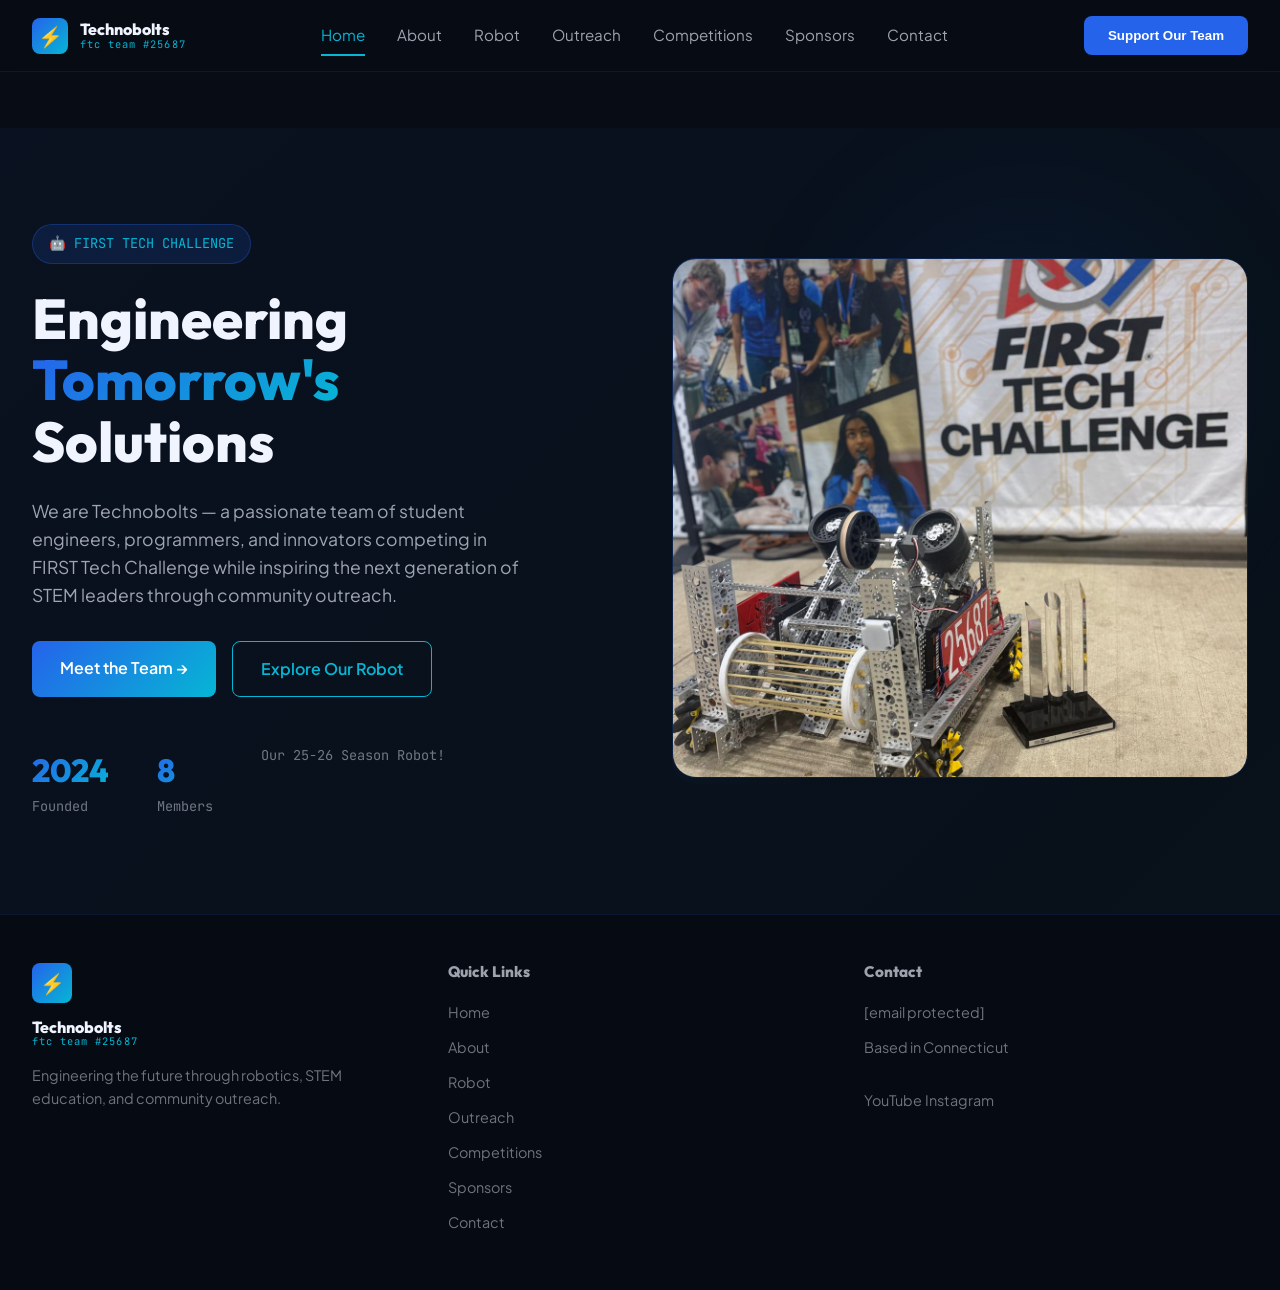
<file: index.html>
<!DOCTYPE html>
<html lang="en">
<head>
    <meta charset="UTF-8">
    <meta name="viewport" content="width=device-width, initial-scale=1.0">
    <title>Technobolts - FTC Team #25687</title>
    <link rel="stylesheet" href="styles.css">
    <link rel="preconnect" href="https://fonts.googleapis.com">
    <link rel="preconnect" href="https://fonts.gstatic.com" crossorigin>
    <link href="https://fonts.googleapis.com/css2?family=Outfit:wght@400;600;700;800;900&family=Plus+Jakarta+Sans:wght@400;500;600;700&family=JetBrains+Mono:wght@400;500;600&display=swap" rel="stylesheet">
</head>
<body>
    <!-- Navigation -->
    <nav class="navbar">
        <div class="navbar-container">
            <div class="navbar-brand">
                <div class="brand-icon">⚡</div>
                <div class="brand-text">
                    <span class="brand-name">Technobolts</span>
                    <span class="brand-subtitle">ftc team #25687</span>
                </div>
            </div>
            <div class="nav-menu">
                <a href="index.html" class="nav-link active">Home</a>
                <a href="about.html" class="nav-link">About</a>
                <a href="robot.html" class="nav-link">Robot</a>
                <a href="outreach.html" class="nav-link">Outreach</a>
                <a href="competitions.html" class="nav-link">Competitions</a>
                <a href="sponsors.html" class="nav-link">Sponsors</a>
                <a href="contact.html" class="nav-link">Contact</a>
            </div>
            <button class="btn-support">Support Our Team</button>
            <button class="hamburger" id="hamburger">
                <span></span>
                <span></span>
                <span></span>
            </button>
        </div>
    </nav>

    <!-- Hero Section -->
    <section class="hero">
        <div class="hero-content">
            <div class="hero-text">
                <div class="hero-badge">🤖 FIRST TECH CHALLENGE</div>
                <h1 class="hero-title">
                    Engineering<br>
                    <span class="gradient-text">Tomorrow's</span><br>
                    Solutions
                </h1>
                <p class="hero-description">
                    We are Technobolts — a passionate team of student engineers, programmers, and innovators competing in FIRST Tech Challenge while inspiring the next generation of STEM leaders through community outreach.
                </p>
                <div class="hero-buttons">
                    <a href="about.html" class="btn-primary">Meet the Team →</a>
                    <a href="robot.html" class="btn-secondary">Explore Our Robot</a>
                </div>
                <div class="hero-stats">
                    <div class="stat">
                        <span class="stat-number">2024</span>
                        <span class="stat-label">Founded</span>
                    </div>
                    <div class="stat">
                        <span class="stat-number">8</span>
                        <span class="stat-label">Members</span>
                    </div>
                    <div class="stat">
                        <span class="stat-label">Our 25-26 Season Robot!</span>
                    </div>
                </div>
            </div>
            <div class="hero-image">
                <img src="robot-doggo.jpg" alt="Technobolts competition robot" class="robot-image">
                <div class="image-overlay"></div>
            </div>
        </div>
    </section>

    <!-- Footer -->
    <footer class="footer">
        <div class="footer-container">
            <div class="footer-brand">
                <div class="brand-icon">⚡</div>
                <div class="brand-text">
                    <span class="brand-name">Technobolts</span>
                    <span class="brand-subtitle">ftc team #25687</span>
                </div>
                <p class="footer-description">Engineering the future through robotics, STEM education, and community outreach.</p>
            </div>
            <div class="footer-links">
                <h4>Quick Links</h4>
                <a href="index.html">Home</a>
                <a href="about.html">About</a>
                <a href="robot.html">Robot</a>
                <a href="outreach.html">Outreach</a>
                <a href="competitions.html">Competitions</a>
                <a href="sponsors.html">Sponsors</a>
                <a href="contact.html">Contact</a>
            </div>
            <div class="footer-contact">
                <h4>Contact</h4>
                <a href="/cdn-cgi/l/email-protection#462032253223252e282924292a323506212b272f2a6825292b"><span class="__cf_email__" data-cfemail="761002150213151e181914191a020536111b171f1a5815191b">[email&#160;protected]</span></a>
                <p>Based in Connecticut</p>
                <div class="social-links">
                    <a href="https://www.youtube.com/@TechnoBolts" target="_blank" class="social-link">YouTube</a>
                    <a href="https://www.instagram.com/technobolt25/" target="_blank" class="social-link">Instagram</a>
                </div>
            </div>
        </div>
        <div c
</file>
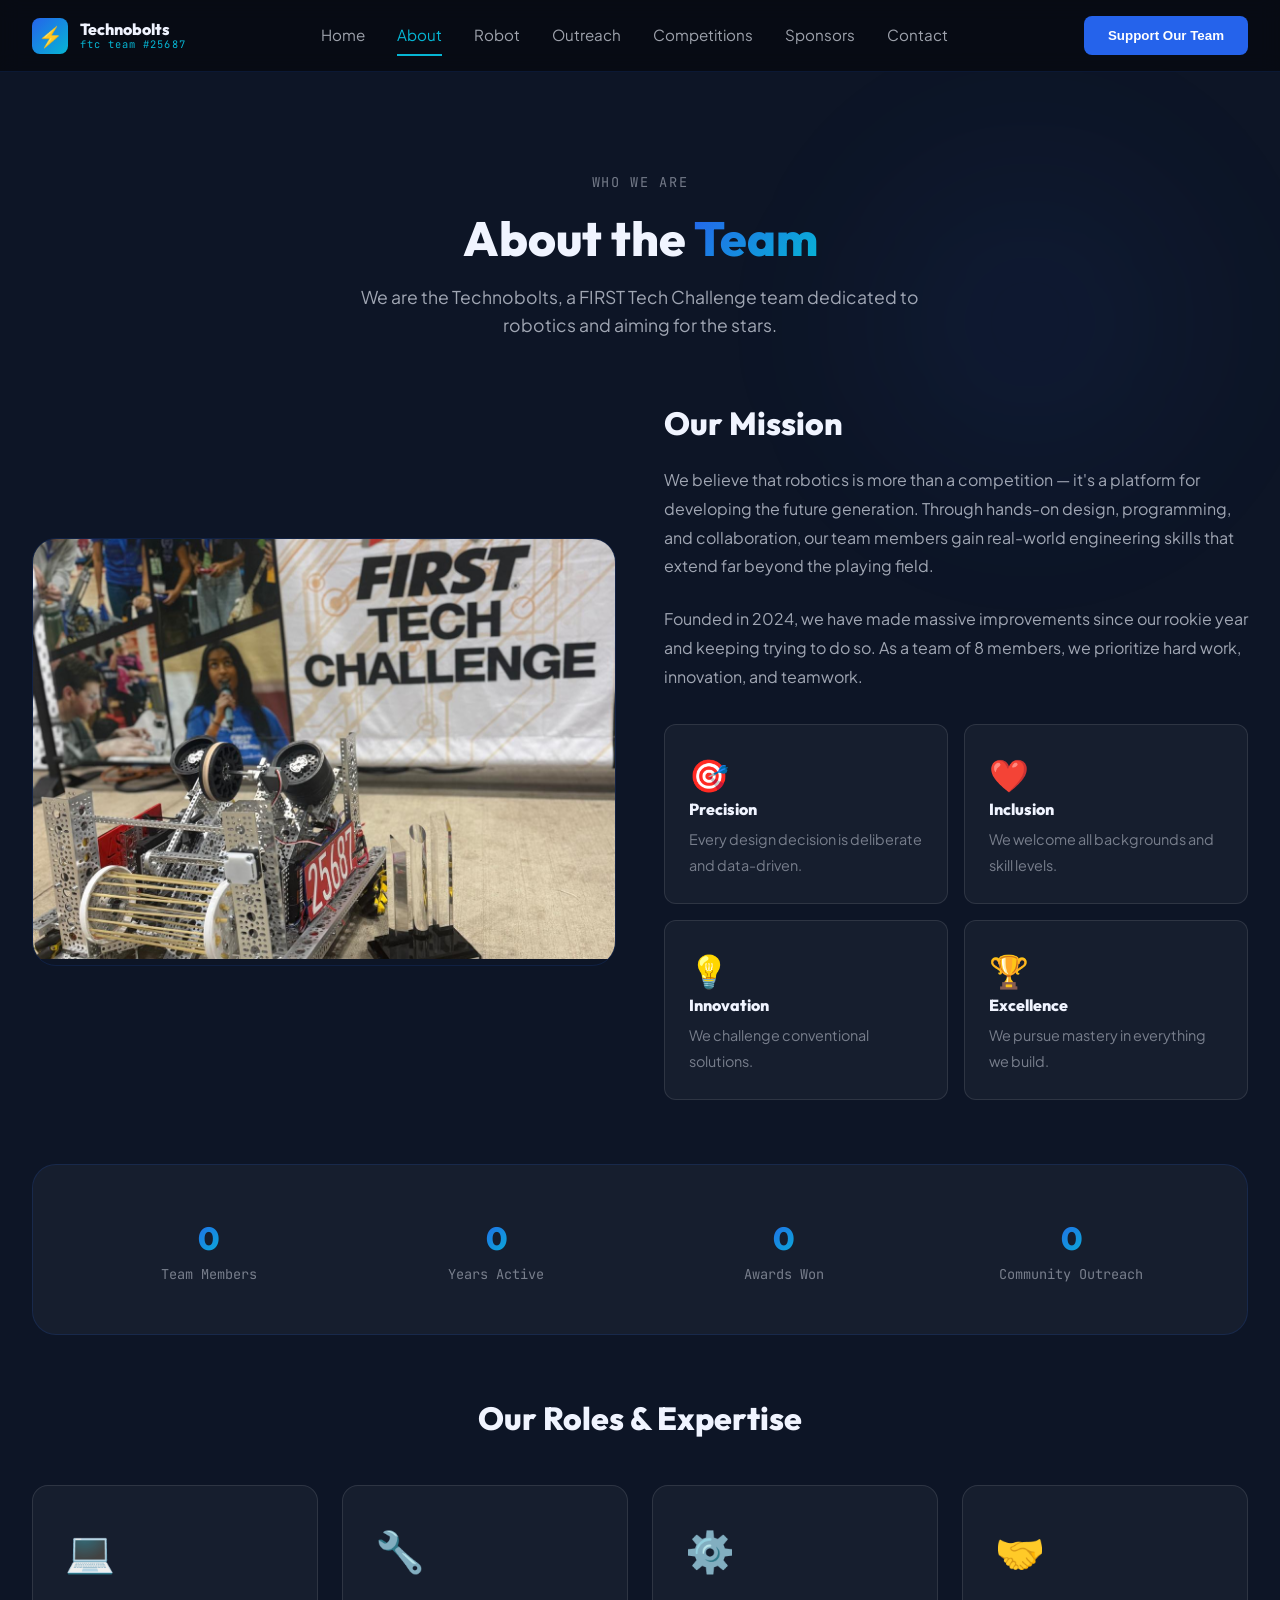
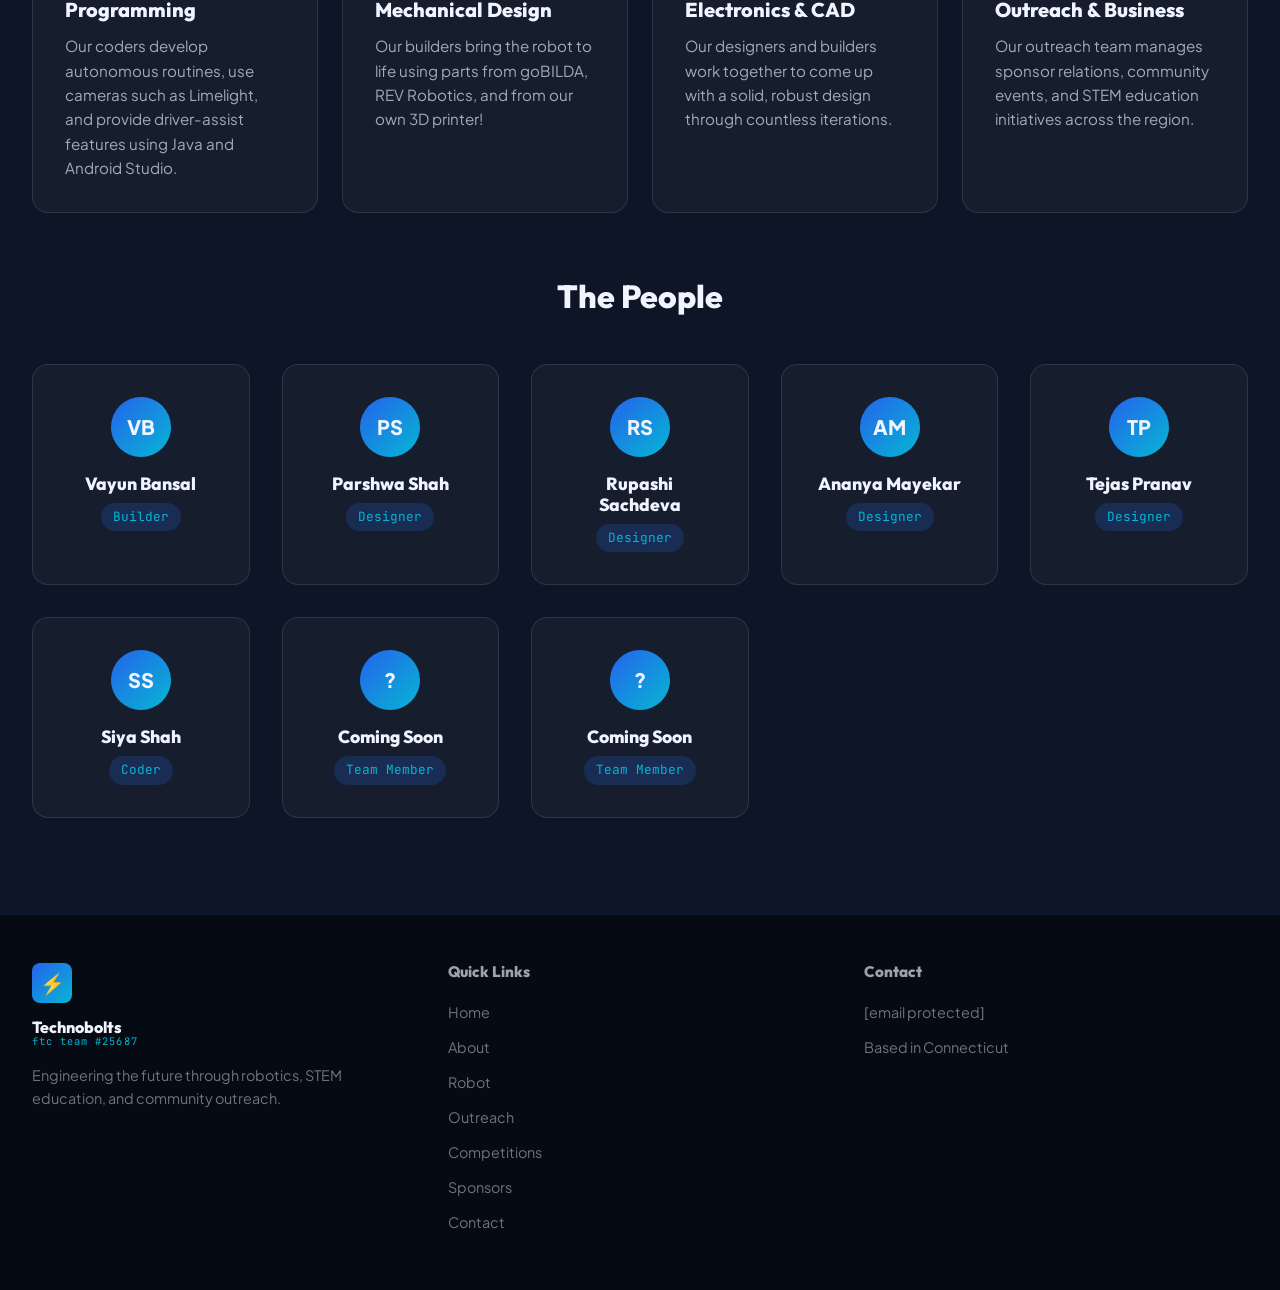
<file: about.html>
<!DOCTYPE html>
<html lang="en">
<head>
    <meta charset="UTF-8">
    <meta name="viewport" content="width=device-width, initial-scale=1.0">
    <title>About - Technobolts FTC Team</title>
    <link rel="stylesheet" href="styles.css">
    <link rel="preconnect" href="https://fonts.googleapis.com">
    <link rel="preconnect" href="https://fonts.gstatic.com" crossorigin>
    <link href="https://fonts.googleapis.com/css2?family=Outfit:wght@400;600;700;800;900&family=Plus+Jakarta+Sans:wght@400;500;600;700&family=JetBrains+Mono:wght@400;500;600&display=swap" rel="stylesheet">
</head>
<body>
    <!-- Navigation -->
    <nav class="navbar">
        <div class="navbar-container">
            <div class="navbar-brand">
                <div class="brand-icon">⚡</div>
                <div class="brand-text">
                    <span class="brand-name">Technobolts</span>
                    <span class="brand-subtitle">ftc team #25687</span>
                </div>
            </div>
            <div class="nav-menu">
                <a href="index.html" class="nav-link">Home</a>
                <a href="about.html" class="nav-link active">About</a>
                <a href="robot.html" class="nav-link">Robot</a>
                <a href="outreach.html" class="nav-link">Outreach</a>
                <a href="competitions.html" class="nav-link">Competitions</a>
                <a href="sponsors.html" class="nav-link">Sponsors</a>
                <a href="contact.html" class="nav-link">Contact</a>
            </div>
            <button class="btn-support">Support Our Team</button>
            <button class="hamburger" id="hamburger">
                <span></span>
                <span></span>
                <span></span>
            </button>
        </div>
    </nav>

    <!-- About Section -->
    <section class="page-section">
        <div class="section-container">
            <div class="section-header">
                <p class="section-label">WHO WE ARE</p>
                <h1 class="section-title">About the <span class="gradient-text">Team</span></h1>
                <p class="section-description">We are the Technobolts, a FIRST Tech Challenge team dedicated to robotics and aiming for the stars.</p>
            </div>

            <!-- Mission & Values -->
            <div class="about-grid">
                <div class="about-image">
                    <img src="robot-doggo.jpg" alt="Technobolts robot" style="width:100%;max-height:420px;object-fit:cover;">
                </div>
                <div class="about-content">
                    <h2>Our Mission</h2>
                    <p>We believe that robotics is more than a competition — it's a platform for developing the future generation. Through hands-on design, programming, and collaboration, our team members gain real-world engineering skills that extend far beyond the playing field.</p>
                    <p>Founded in 2024, we have made massive improvements since our rookie year and keeping trying to do so. As a team of 8 members, we prioritize hard work, innovation, and teamwork.</p>
                    <div class="values-grid">
                        <div class="value-card">
                            <span class="value-icon">🎯</span>
                            <h4>Precision</h4>
                            <p>Every design decision is deliberate and data-driven.</p>
                        </div>
                        <div class="value-card">
                            <span class="value-icon">❤️</span>
                            <h4>Inclusion</h4>
                            <p>We welcome all backgrounds and skill levels.</p>
                        </div>
                        <div class="value-card">
                            <span class="value-icon">💡</span>
                            <h4>Innovation</h4>
                            <p>We challenge conventional solutions.</p>
                        </div>
                        <div class="value-card">
                            <span class="value-icon">🏆</span>
                            <h4>Excellence</h4>
                            <p>We pursue mastery in everything we build.</p>
                        </div>
                    </div>
                </div>
            </div>

            <!-- Stats -->
            <div class="stats-bar">
                <div class="stat-item">
                    <span class="stat-number" data-target="8">0</span>
                    <span class="stat-label">Team Members</span>
                </div>
                <div class="stat-item">
                    <span class="stat-number" data-target="2">0</span>
                    <span class="stat-label">Years Active</span>
                </div>
                <div class="stat-item">
                    <span class="stat-number" data-target="3">0</span>
                    <span class="stat-label">Awards Won</span>
                </div>
                <div class="stat-item">
                    <span class="stat-number" data-target="10">0</span>
                    <span class="stat-label">Community Outreach</span>
                </div>
            </div>

            <!-- Team Roles -->
            <div class="team-roles">
                <h2 class="roles-title">Our Roles & Expertise</h2>
                <div class="roles-grid">
                    <div class="role-card">
                        <div class="role-icon">💻</div>
                        <h3>Programming</h3>
                        <p>Our coders develop autonomous routines, use cameras such as Limelight, and provide driver-assist features using Java and Android Studio.</p>
                    </div>
                    <div class="role-card">
                        <div class="role-icon">🔧</div>
                        <h3>Mechanical Design</h3>
                        <p>Our builders bring the robot to life using parts from goBILDA, REV Robotics, and from our own 3D printer!</p>
                    </div>
                    <div class="role-card">
                        <div class="role-icon">⚙️</div>
                        <h3>Electronics & CAD</h3>
                        <p>Our designers and builders work together to come up with a solid, robust design through countless iterations.</p>
                    </div>
                    <div class="role-card">
                        <div class="role-icon">🤝</div>
                        <h3>Outreach & Business</h3>
                        <p>Our outreach team manages sponsor relations, community events, and STEM education initiatives across the region.</p>
                    </div>
                </div>
            </div>

            <!-- Team Members -->
            <div class="team-members">
                <h2 class="members-title">The People</h2>
                <div class="members-grid">
                    <div class="member-card">
                        <div class="member-avatar">VB</div>
                        <h3>Vayun Bansal</h3>
                        <span class="member-role">Builder</span>
                    </div>
                    <div class="member-card">
                        <div class="member-avatar">PS</div>
                        <h3>Parshwa Shah</h3>
                        <span class="member-role">Designer</span>
                    </div>
                    <div class="member-card">
                        <div class="member-avatar">RS</div>
                        <h3>Rupashi Sachdeva</h3>
                        <span class="member-role">Designer</span>
                    </div>
                    <div class="member-card">
                        <div class="member-avatar">AM</div>
                        <h3>Ananya Mayekar</h3>
                        <span class="member-role">Designer</span>
                    </div>
                    <div class="member-card">
                        <div class="member-avatar">TP</div>
                        <h3>Tejas Pranav</h3>
                        <span class="member-role">Designer</span>
                    </div>
                    <div class="member-card">
                        <div class="member-avatar">SS</div>
                        <h3>Siya Shah</h3>
                        <span class="member-role">Coder</span>
                    </div>
                    <div class="member-card">
                        <div class="member-avatar">?</div>
                        <h3>Coming Soon</h3>
                        <span class="member-role">Team Member</span>
                    </div>
                    <div class="member-card">
                        <div class="member-avatar">?</div>
                        <h3>Coming Soon</h3>
                        <span class="member-role">Team Member</span>
                    </div>
                </div>
            </div>
        </div>
    </section>

    <!-- Footer -->
    <footer class="footer">
        <div class="footer-container">
            <div class="footer-brand">
                <div class="brand-icon">⚡</div>
                <div class="brand-text">
                    <span class="brand-name">Technobolts</span>
                    <span class="brand-subtitle">ftc team #25687</span>
                </div>
                <p class="footer-description">Engineering the future through robotics, STEM education, and community outreach.</p>
            </div>
            <div class="footer-links">
                <h4>Quick Links</h4>
                <a href="index.html">Home</a>
                <a href="about.html">About</a>
                <a href="robot.html">Robot</a>
                <a href="outreach.html">Outreach</a>
                <a href="competitions.html">Competitions</a>
                <a href="sponsors.html">Sponsors</a>
                <a href="contact.html">Contact</a>
            </div>
            <div class="footer-contact">
                <h4>Contact</h4>
                <a href="/cdn-cgi/l/email-protection#4f293b2c3b2a2c2721202d20233b3c0f28222e2623612c2022"><span class="__cf_email__" data-cfemail="f99f8d9a8d9c9a9197969b96958d8ab99e94989095d79a9694">[email&#160;protected]</span></a>
                <p>Based in Connecticut</p>
                <p></p>
            </div>
        </div>
        <div c
</file>
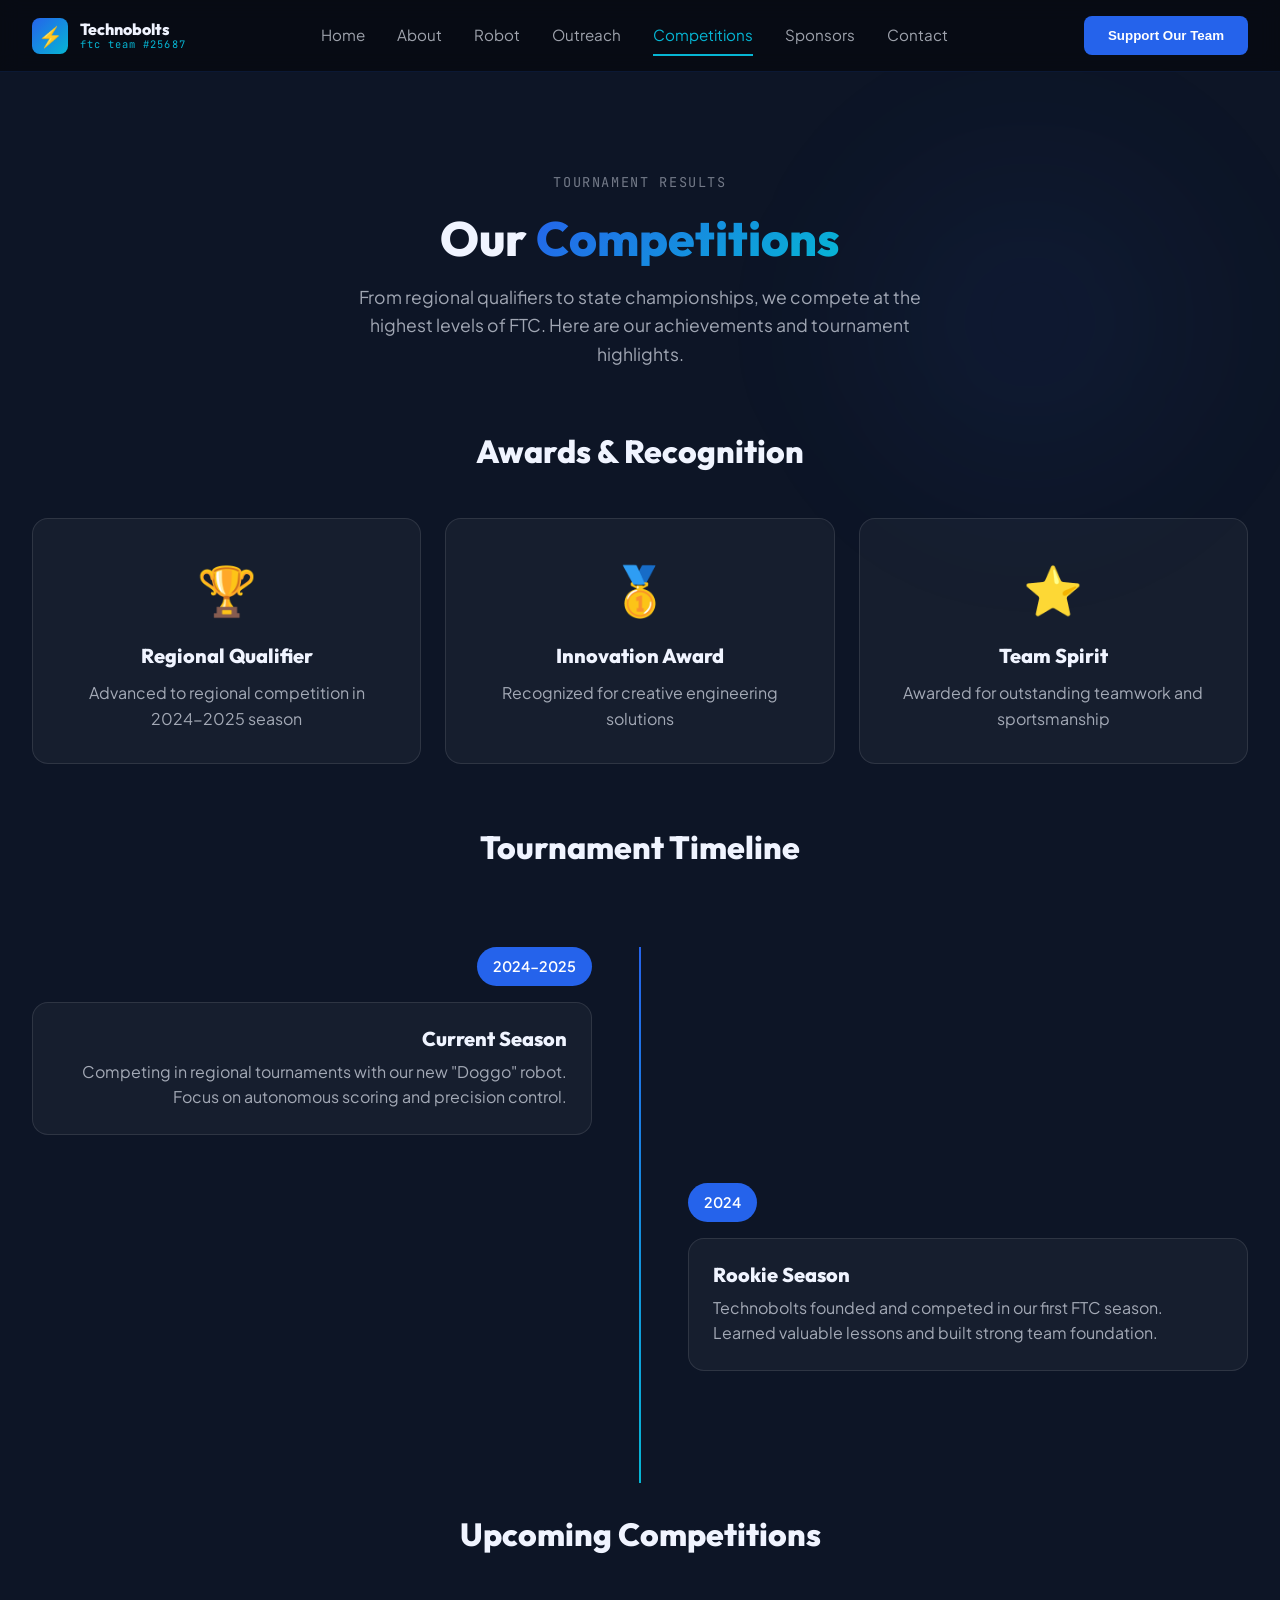
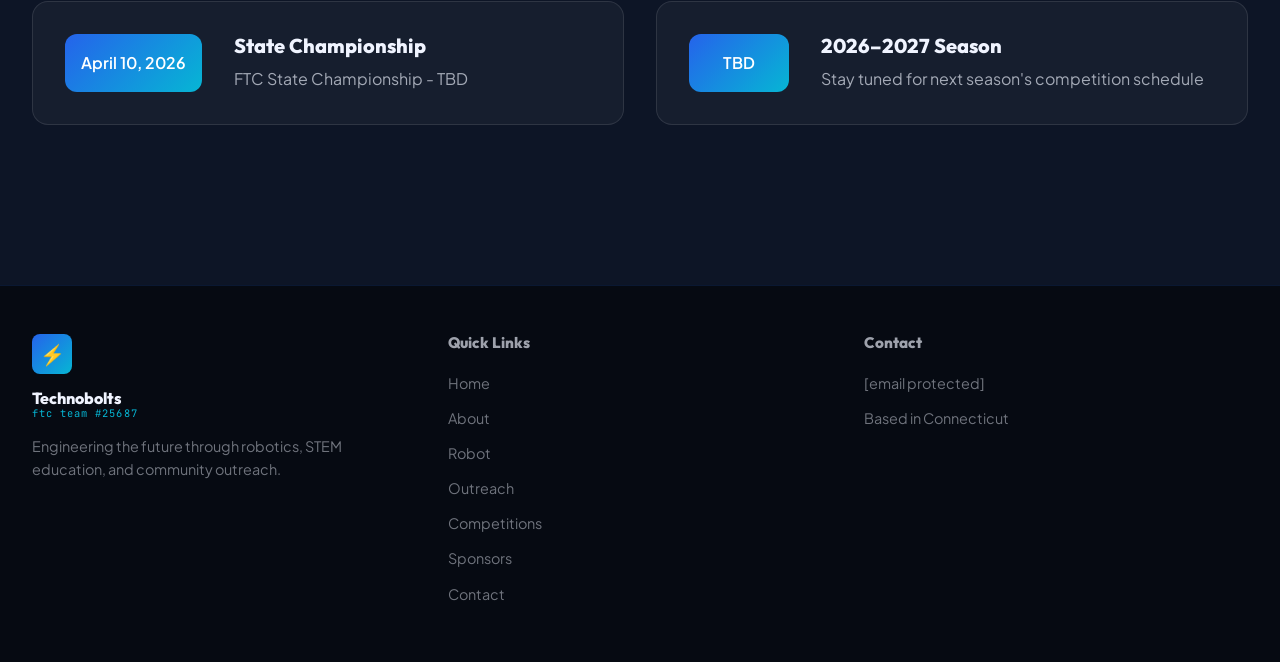
<file: competitions.html>
<!DOCTYPE html>
<html lang="en">
<head>
    <meta charset="UTF-8">
    <meta name="viewport" content="width=device-width, initial-scale=1.0">
    <title>Competitions - Technobolts FTC Team</title>
    <link rel="stylesheet" href="styles.css">
    <link rel="preconnect" href="https://fonts.googleapis.com">
    <link rel="preconnect" href="https://fonts.gstatic.com" crossorigin>
    <link href="https://fonts.googleapis.com/css2?family=Outfit:wght@400;600;700;800;900&family=Plus+Jakarta+Sans:wght@400;500;600;700&family=JetBrains+Mono:wght@400;500;600&display=swap" rel="stylesheet">
</head>
<body>
    <!-- Navigation -->
    <nav class="navbar">
        <div class="navbar-container">
            <div class="navbar-brand">
                <div class="brand-icon">⚡</div>
                <div class="brand-text">
                    <span class="brand-name">Technobolts</span>
                    <span class="brand-subtitle">ftc team #25687</span>
                </div>
            </div>
            <div class="nav-menu">
                <a href="index.html" class="nav-link">Home</a>
                <a href="about.html" class="nav-link">About</a>
                <a href="robot.html" class="nav-link">Robot</a>
                <a href="outreach.html" class="nav-link">Outreach</a>
                <a href="competitions.html" class="nav-link active">Competitions</a>
                <a href="sponsors.html" class="nav-link">Sponsors</a>
                <a href="contact.html" class="nav-link">Contact</a>
            </div>
            <button class="btn-support">Support Our Team</button>
            <button class="hamburger" id="hamburger">
                <span></span>
                <span></span>
                <span></span>
            </button>
        </div>
    </nav>

    <!-- Competitions Section -->
    <section class="page-section">
        <div class="section-container">
            <div class="section-header">
                <p class="section-label">TOURNAMENT RESULTS</p>
                <h1 class="section-title">Our <span class="gradient-text">Competitions</span></h1>
                <p class="section-description">From regional qualifiers to state championships, we compete at the highest levels of FTC. Here are our achievements and tournament highlights.</p>
            </div>

            <!-- Awards -->
            <div class="awards-section">
                <h2>Awards & Recognition</h2>
                <div class="awards-grid">
                    <div class="award-card">
                        <div class="award-icon">🏆</div>
                        <h3>Regional Qualifier</h3>
                        <p>Advanced to regional competition in 2024-2025 season</p>
                    </div>
                    <div class="award-card">
                        <div class="award-icon">🥇</div>
                        <h3>Innovation Award</h3>
                        <p>Recognized for creative engineering solutions</p>
                    </div>
                    <div class="award-card">
                        <div class="award-icon">⭐</div>
                        <h3>Team Spirit</h3>
                        <p>Awarded for outstanding teamwork and sportsmanship</p>
                    </div>
                </div>
            </div>

            <!-- Tournament Timeline -->
            <div class="timeline-section">
                <h2>Tournament Timeline</h2>
                <div class="timeline">
                    <div class="timeline-item">
                        <div class="timeline-marker">2024-2025</div>
                        <div class="timeline-content">
                            <h3>Current Season</h3>
                            <p>Competing in regional tournaments with our new "Doggo" robot. Focus on autonomous scoring and precision control.</p>
                        </div>
                    </div>
                    <div class="timeline-item">
                        <div class="timeline-marker">2024</div>
                        <div class="timeline-content">
                            <h3>Rookie Season</h3>
                            <p>Technobolts founded and competed in our first FTC season. Learned valuable lessons and built strong team foundation.</p>
                        </div>
                    </div>
                </div>
            </div>

            <!-- Upcoming Events -->
            <div class="upcoming-section">
                <h2>Upcoming Competitions</h2>
                <div class="events-list">
                    <div class="event-item">
                        <div class="event-date">April 10, 2026</div>
                        <div class="event-details">
                            <h3>State Championship</h3>
                            <p>FTC State Championship - TBD</p>
                        </div>
                    </div>
                    <div class="event-item">
                        <div class="event-date">TBD</div>
                        <div class="event-details">
                            <h3>2026–2027 Season</h3>
                            <p>Stay tuned for next season's competition schedule</p>
                        </div>
                    </div>
                </div>
            </div>
        </div>
    </section>

    <!-- Footer -->
    <footer class="footer">
        <div class="footer-container">
            <div class="footer-brand">
                <div class="brand-icon">⚡</div>
                <div class="brand-text">
                    <span class="brand-name">Technobolts</span>
                    <span class="brand-subtitle">ftc team #25687</span>
                </div>
                <p class="footer-description">Engineering the future through robotics, STEM education, and community outreach.</p>
            </div>
            <div class="footer-links">
                <h4>Quick Links</h4>
                <a href="index.html">Home</a>
                <a href="about.html">About</a>
                <a href="robot.html">Robot</a>
                <a href="outreach.html">Outreach</a>
                <a href="competitions.html">Competitions</a>
                <a href="sponsors.html">Sponsors</a>
                <a href="contact.html">Contact</a>
            </div>
            <div class="footer-contact">
                <h4>Contact</h4>
                <a href="/cdn-cgi/l/email-protection#8bedffe8ffeee8e3e5e4e9e4e7fff8cbece6eae2e7a5e8e4e6"><span class="__cf_email__" data-cfemail="60061403140503080e0f020f0c141320070d01090c4e030f0d">[email&#160;protected]</span></a>
                <p>Based in Connecticut</p>
                <p></p>
            </div>
        </div>
        <div c
</file>
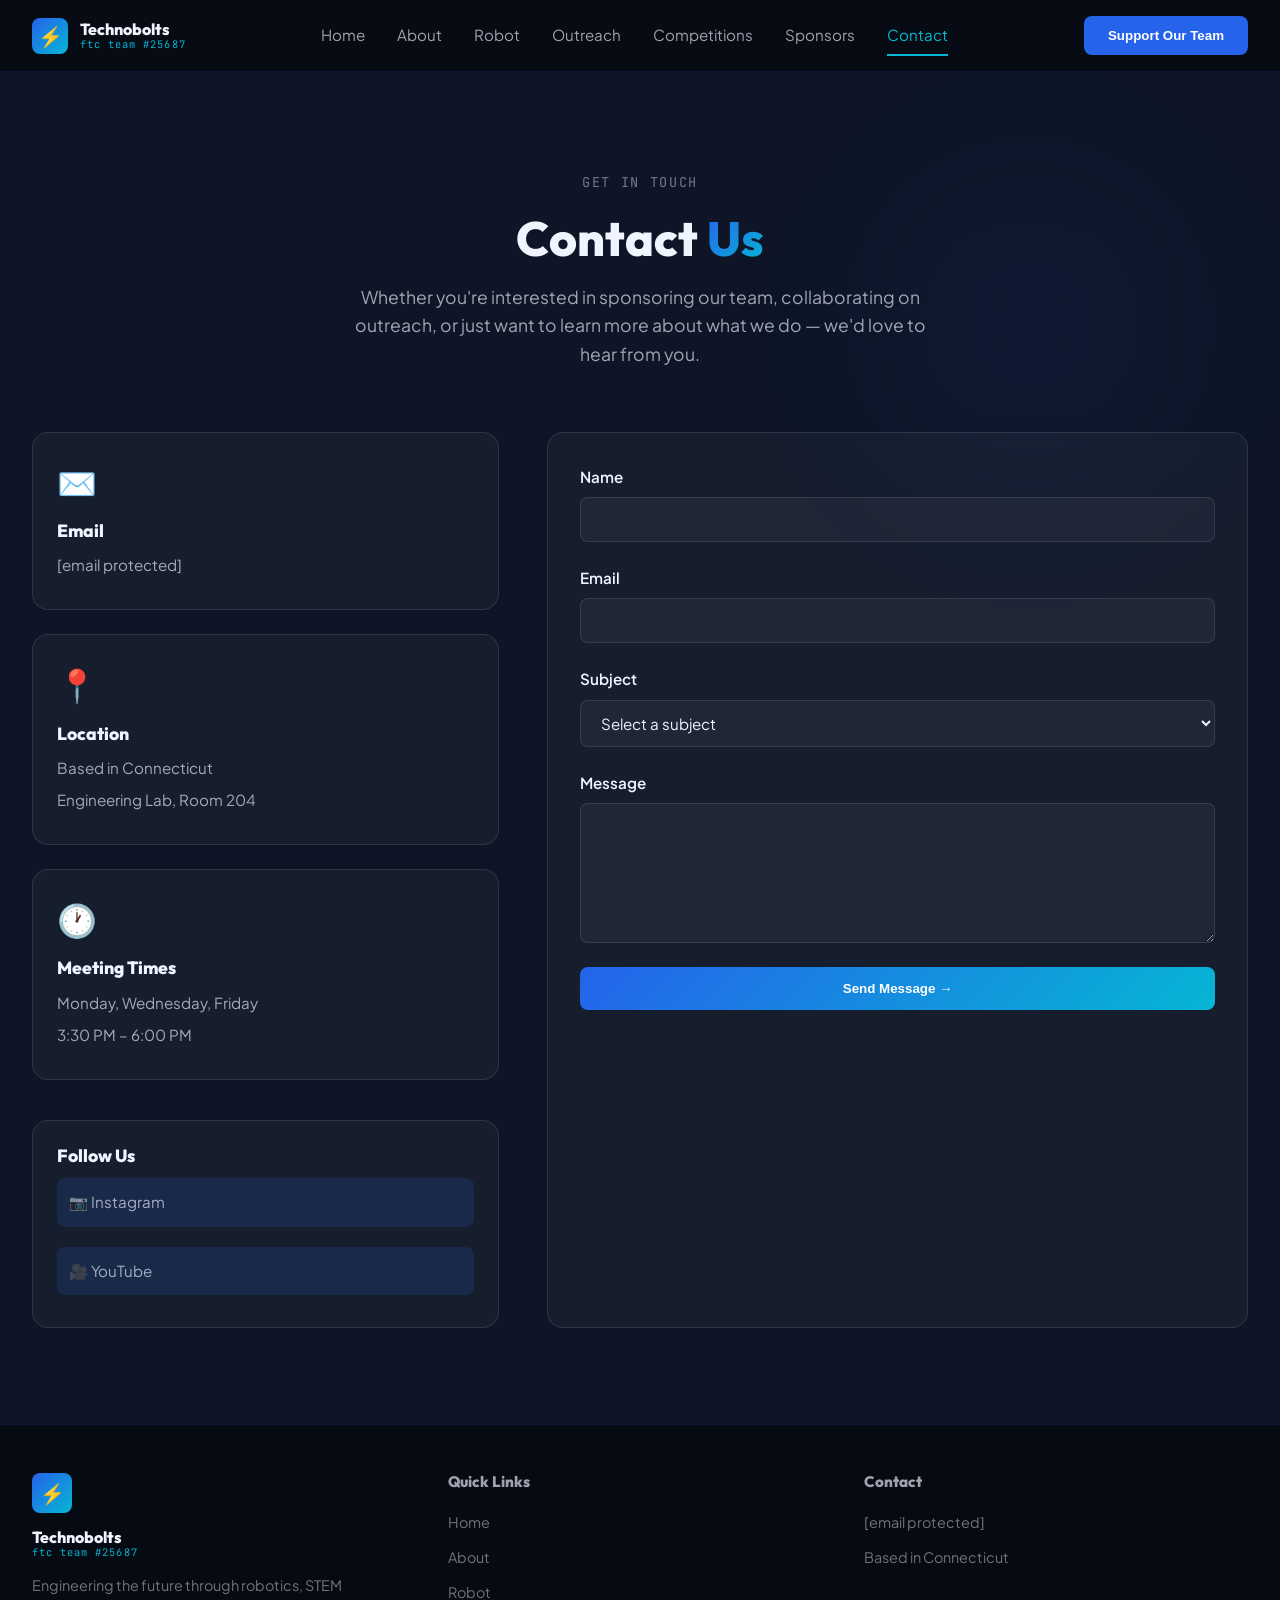
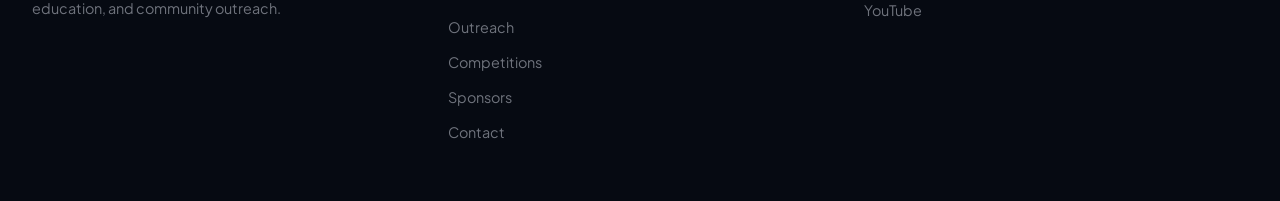
<file: contact.html>
<!DOCTYPE html>
<html lang="en">
<head>
    <meta charset="UTF-8">
    <meta name="viewport" content="width=device-width, initial-scale=1.0">
    <title>Contact - Technobolts FTC Team</title>
    <link rel="stylesheet" href="styles.css">
    <link rel="preconnect" href="https://fonts.googleapis.com">
    <link rel="preconnect" href="https://fonts.gstatic.com" crossorigin>
    <link href="https://fonts.googleapis.com/css2?family=Outfit:wght@400;600;700;800;900&family=Plus+Jakarta+Sans:wght@400;500;600;700&family=JetBrains+Mono:wght@400;500;600&display=swap" rel="stylesheet">
</head>
<body>
    <!-- Navigation -->
    <nav class="navbar">
        <div class="navbar-container">
            <div class="navbar-brand">
                <div class="brand-icon">⚡</div>
                <div class="brand-text">
                    <span class="brand-name">Technobolts</span>
                    <span class="brand-subtitle">ftc team #25687</span>
                </div>
            </div>
            <div class="nav-menu">
                <a href="index.html" class="nav-link">Home</a>
                <a href="about.html" class="nav-link">About</a>
                <a href="robot.html" class="nav-link">Robot</a>
                <a href="outreach.html" class="nav-link">Outreach</a>
                <a href="competitions.html" class="nav-link">Competitions</a>
                <a href="sponsors.html" class="nav-link">Sponsors</a>
                <a href="contact.html" class="nav-link active">Contact</a>
            </div>
            <button class="btn-support">Support Our Team</button>
            <button class="hamburger" id="hamburger">
                <span></span>
                <span></span>
                <span></span>
            </button>
        </div>
    </nav>

    <!-- Contact Section -->
    <section class="page-section">
        <div class="section-container">
            <div class="section-header">
                <p class="section-label">GET IN TOUCH</p>
                <h1 class="section-title">Contact <span class="gradient-text">Us</span></h1>
                <p class="section-description">Whether you're interested in sponsoring our team, collaborating on outreach, or just want to learn more about what we do — we'd love to hear from you.</p>
            </div>

            <div class="contact-grid">
                <!-- Contact Info -->
                <div class="contact-info">
                    <!-- Email -->
                    <div class="contact-card">
                        <div class="contact-icon">✉️</div>
                        <h3>Email</h3>
                        <a href="/cdn-cgi/l/email-protection#e38597809786808b8d8c818c8f9790a3848e828a8fcd808c8e"><span class="__cf_email__" data-cfemail="88eefcebfcedebe0e6e7eae7e4fcfbc8efe5e9e1e4a6ebe7e5">[email&#160;protected]</span></a>
                    </div>

                    <!-- Location -->
                    <div class="contact-card">
                        <div class="contact-icon">📍</div>
                        <h3>Location</h3>
                        <p>Based in Connecticut</p>
                        <p>Engineering Lab, Room 204</p>
                    </div>

                    <!-- Hours -->
                    <div class="contact-card">
                        <div class="contact-icon">🕐</div>
                        <h3>Meeting Times</h3>
                        <p>Monday, Wednesday, Friday</p>
                        <p>3:30 PM – 6:00 PM</p>
                    </div>

                    <!-- Social Links -->
                    <div class="contact-card social-links">
                        <h3>Follow Us</h3>
                        <div class="social-icons">
                            <a href="https://www.instagram.com/technobolt25/" target="_blank" title="Instagram">📷 Instagram</a>
                            <a href="https://www.youtube.com/@TechnoBolts" target="_blank" title="YouTube">🎥 YouTube</a>
                        </div>
                    </div>
                </div>

                <!-- Contact Form -->
                <div class="contact-form-container">
                    <form class="contact-form" id="contactForm">
                        <div class="form-group">
                            <label for="name">Name</label>
                            <input type="text" id="name" name="name" required>
                        </div>

                        <div class="form-group">
                            <label for="email">Email</label>
                            <input type="email" id="email" name="email" required>
                        </div>

                        <div class="form-group">
                            <label for="subject">Subject</label>
                            <select id="subject" name="subject" required>
                                <option value="">Select a subject</option>
                                <option value="sponsorship">Sponsorship Inquiry</option>
                                <option value="outreach">Outreach Collaboration</option>
                                <option value="general">General Question</option>
                                <option value="media">Media Request</option>
                                <option value="other">Other</option>
                            </select>
                        </div>

                        <div class="form-group">
                            <label for="message">Message</label>
                            <textarea id="message" name="message" rows="6" required></textarea>
                        </div>

                        <button type="submit" class="btn-primary">Send Message →</button>
                    </form>
                    <div id="formMessage" class="form-message" style="display: none;"></div>
                </div>
            </div>
        </div>
    </section>

    <!-- Footer -->
    <footer class="footer">
        <div class="footer-container">
            <div class="footer-brand">
                <div class="brand-icon">⚡</div>
                <div class="brand-text">
                    <span class="brand-name">Technobolts</span>
                    <span class="brand-subtitle">ftc team #25687</span>
                </div>
                <p class="footer-description">Engineering the future through robotics, STEM education, and community outreach.</p>
            </div>
            <div class="footer-links">
                <h4>Quick Links</h4>
                <a href="index.html">Home</a>
                <a href="about.html">About</a>
                <a href="robot.html">Robot</a>
                <a href="outreach.html">Outreach</a>
                <a href="competitions.html">Competitions</a>
                <a href="sponsors.html">Sponsors</a>
                <a href="contact.html">Contact</a>
            </div>
            <div class="footer-contact">
                <h4>Contact</h4>
                <a href="/cdn-cgi/l/email-protection#8bedffe8ffeee8e3e5e4e9e4e7fff8cbece6eae2e7a5e8e4e6"><span class="__cf_email__" data-cfemail="c2a4b6a1b6a7a1aaacada0adaeb6b182a5afa3abaeeca1adaf">[email&#160;protected]</span></a>
                <p>Based in Connecticut</p>
                <div class="social-links">
                    <a href="https://www.youtube.com/@TechnoBolts" target="_blank" class="social-link">YouTube</a>
                    <a href="https://www.instagram.com/technobolt25/"
</file>
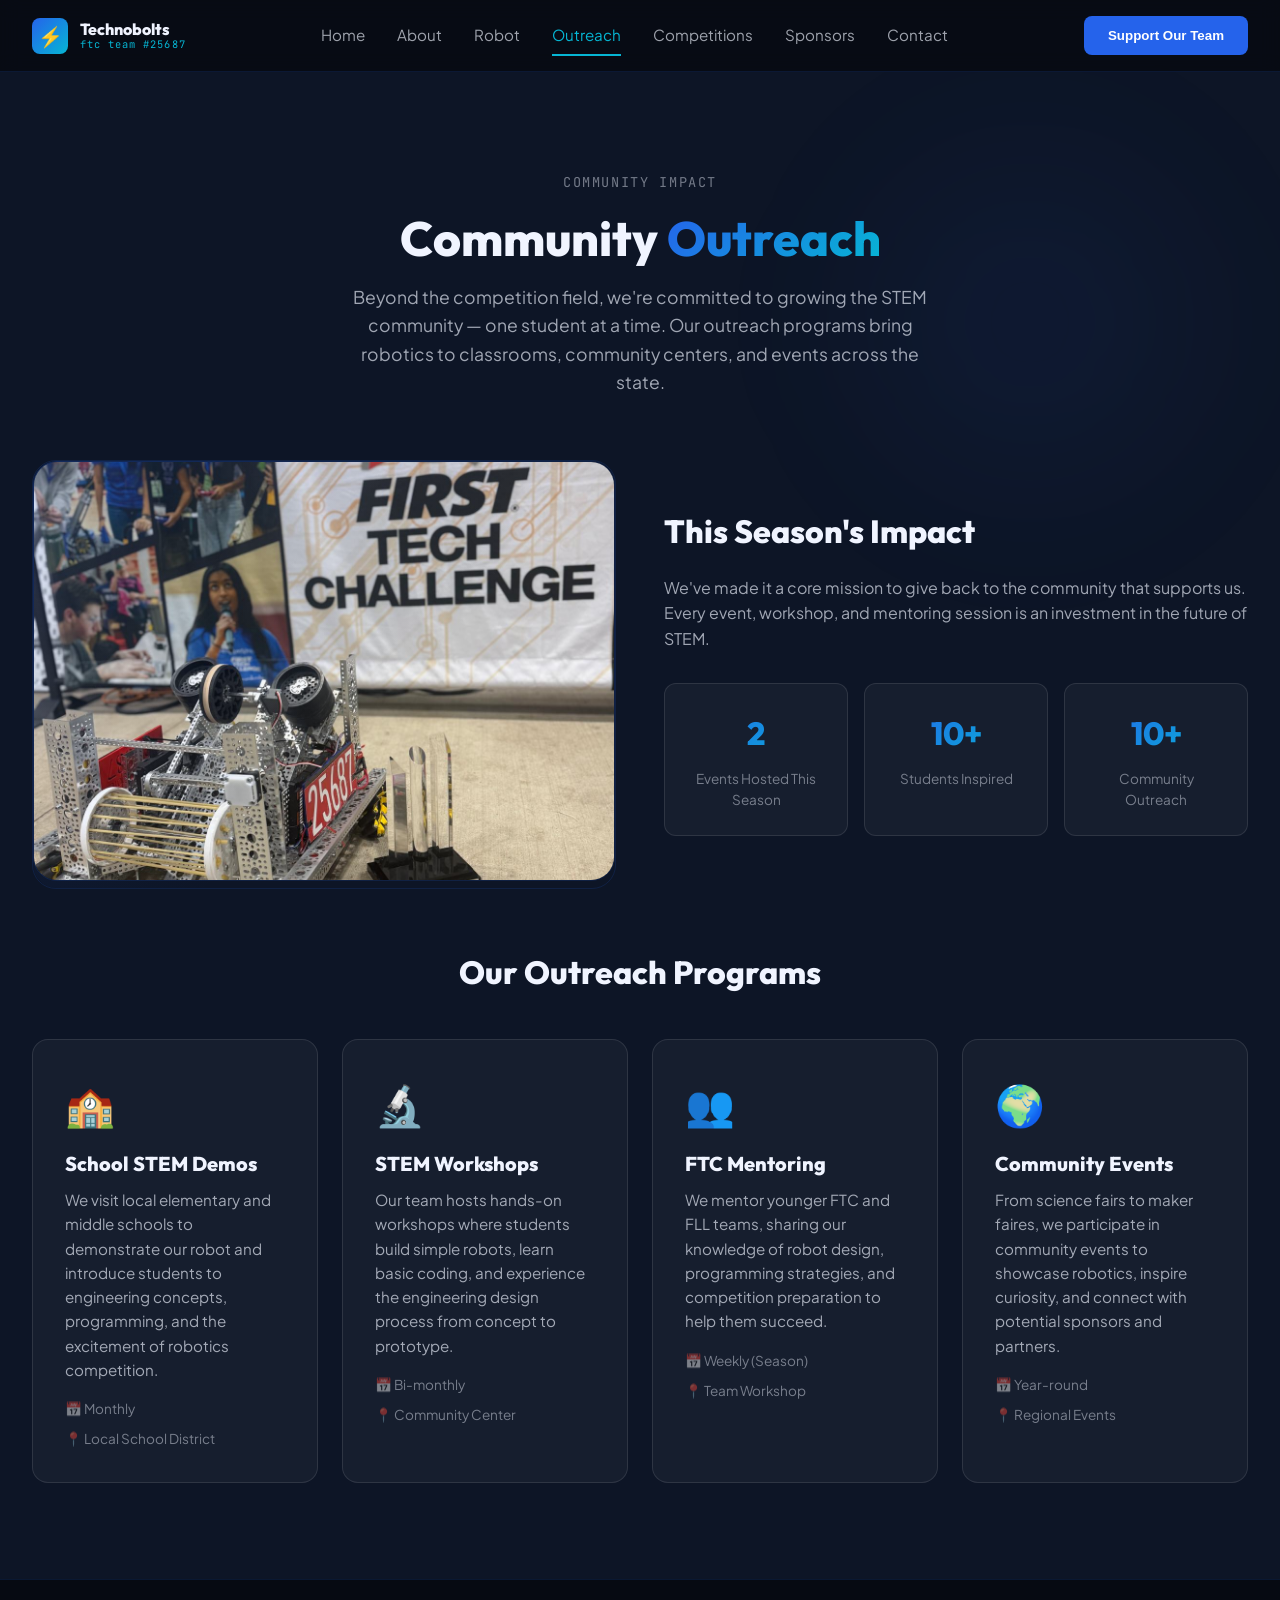
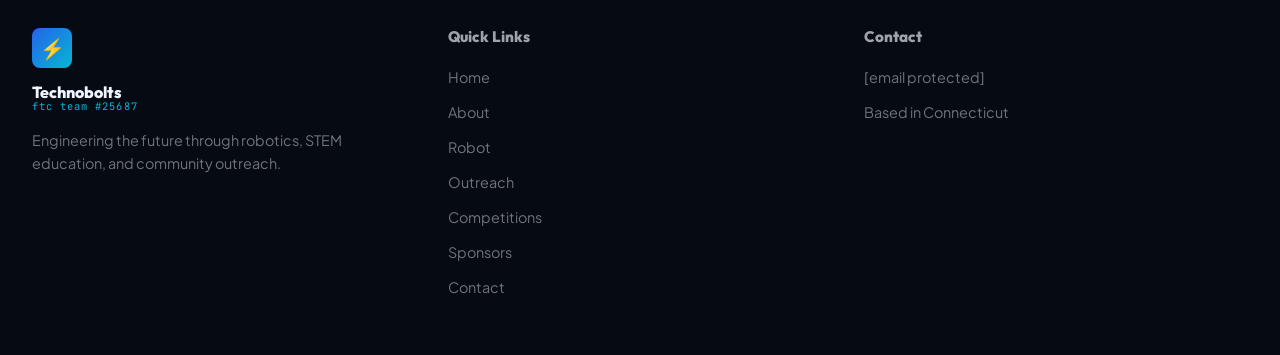
<file: outreach.html>
<!DOCTYPE html>
<html lang="en">
<head>
    <meta charset="UTF-8">
    <meta name="viewport" content="width=device-width, initial-scale=1.0">
    <title>Outreach - Technobolts FTC Team</title>
    <link rel="stylesheet" href="styles.css">
    <link rel="preconnect" href="https://fonts.googleapis.com">
    <link rel="preconnect" href="https://fonts.gstatic.com" crossorigin>
    <link href="https://fonts.googleapis.com/css2?family=Outfit:wght@400;600;700;800;900&family=Plus+Jakarta+Sans:wght@400;500;600;700&family=JetBrains+Mono:wght@400;500;600&display=swap" rel="stylesheet">
</head>
<body>
    <!-- Navigation -->
    <nav class="navbar">
        <div class="navbar-container">
            <div class="navbar-brand">
                <div class="brand-icon">⚡</div>
                <div class="brand-text">
                    <span class="brand-name">Technobolts</span>
                    <span class="brand-subtitle">ftc team #25687</span>
                </div>
            </div>
            <div class="nav-menu">
                <a href="index.html" class="nav-link">Home</a>
                <a href="about.html" class="nav-link">About</a>
                <a href="robot.html" class="nav-link">Robot</a>
                <a href="outreach.html" class="nav-link active">Outreach</a>
                <a href="competitions.html" class="nav-link">Competitions</a>
                <a href="sponsors.html" class="nav-link">Sponsors</a>
                <a href="contact.html" class="nav-link">Contact</a>
            </div>
            <button class="btn-support">Support Our Team</button>
            <button class="hamburger" id="hamburger">
                <span></span>
                <span></span>
                <span></span>
            </button>
        </div>
    </nav>

    <!-- Outreach Section -->
    <section class="page-section">
        <div class="section-container">
            <div class="section-header">
                <p class="section-label">COMMUNITY IMPACT</p>
                <h1 class="section-title">Community <span class="gradient-text">Outreach</span></h1>
                <p class="section-description">Beyond the competition field, we're committed to growing the STEM community — one student at a time. Our outreach programs bring robotics to classrooms, community centers, and events across the state.</p>
            </div>

            <!-- Impact Image & Stats -->
            <div class="outreach-grid">
                <div class="outreach-image">
                    <img src="robot-doggo.jpg" alt="Technobolts team at a community outreach event" style="width:100%;border-radius:1.5rem;max-height:420px;object-fit:cover;border:1px solid var(--border-color);">
                    <div class="image-overlay"></div>
                </div>
                <div class="outreach-content">
                    <h2>This Season's Impact</h2>
                    <p>We've made it a core mission to give back to the community that supports us. Every event, workshop, and mentoring session is an investment in the future of STEM.</p>
                    <div class="impact-stats">
                        <div class="impact-stat">
                            <span class="impact-number">2</span>
                            <span class="impact-label">Events Hosted This Season</span>
                        </div>
                        <div class="impact-stat">
                            <span class="impact-number">10+</span>
                            <span class="impact-label">Students Inspired</span>
                        </div>
                        <div class="impact-stat">
                            <span class="impact-number">10+</span>
                            <span class="impact-label">Community Outreach</span>
                        </div>
                    </div>
                </div>
            </div>

            <!-- Events -->
            <div class="events-section">
                <h2>Our Outreach Programs</h2>
                <div class="events-grid">
                    <div class="event-card">
                        <div class="event-icon">🏫</div>
                        <h3>School STEM Demos</h3>
                        <p>We visit local elementary and middle schools to demonstrate our robot and introduce students to engineering concepts, programming, and the excitement of robotics competition.</p>
                        <div class="event-meta">
                            <span>📅 Monthly</span>
                            <span>📍 Local School District</span>
                        </div>
                    </div>
                    <div class="event-card">
                        <div class="event-icon">🔬</div>
                        <h3>STEM Workshops</h3>
                        <p>Our team hosts hands-on workshops where students build simple robots, learn basic coding, and experience the engineering design process from concept to prototype.</p>
                        <div class="event-meta">
                            <span>📅 Bi-monthly</span>
                            <span>📍 Community Center</span>
                        </div>
                    </div>
                    <div class="event-card">
                        <div class="event-icon">👥</div>
                        <h3>FTC Mentoring</h3>
                        <p>We mentor younger FTC and FLL teams, sharing our knowledge of robot design, programming strategies, and competition preparation to help them succeed.</p>
                        <div class="event-meta">
                            <span>📅 Weekly (Season)</span>
                            <span>📍 Team Workshop</span>
                        </div>
                    </div>
                    <div class="event-card">
                        <div class="event-icon">🌍</div>
                        <h3>Community Events</h3>
                        <p>From science fairs to maker faires, we participate in community events to showcase robotics, inspire curiosity, and connect with potential sponsors and partners.</p>
                        <div class="event-meta">
                            <span>📅 Year-round</span>
                            <span>📍 Regional Events</span>
                        </div>
                    </div>
                </div>
            </div>
        </div>
    </section>

    <!-- Footer -->
    <footer class="footer">
        <div class="footer-container">
            <div class="footer-brand">
                <div class="brand-icon">⚡</div>
                <div class="brand-text">
                    <span class="brand-name">Technobolts</span>
                    <span class="brand-subtitle">ftc team #25687</span>
                </div>
                <p class="footer-description">Engineering the future through robotics, STEM education, and community outreach.</p>
            </div>
            <div class="footer-links">
                <h4>Quick Links</h4>
                <a href="index.html">Home</a>
                <a href="about.html">About</a>
                <a href="robot.html">Robot</a>
                <a href="outreach.html">Outreach</a>
                <a href="competitions.html">Competitions</a>
                <a href="sponsors.html">Sponsors</a>
                <a href="contact.html">Contact</a>
            </div>
            <div class="footer-contact">
                <h4>Contact</h4>
                <a href="/cdn-cgi/l/email-protection#3f594b5c4b5a5c5751505d50534b4c7f58525e5653115c5052"><span class="__cf_email__" data-cfemail="11776572657472797f7e737e7d656251767c70787d3f727e7c">[email&#160;protected]</span></a>
                <p>Based in Connecticut</p>
                <p></p>
            </div>
        </div>
        <div c
</file>
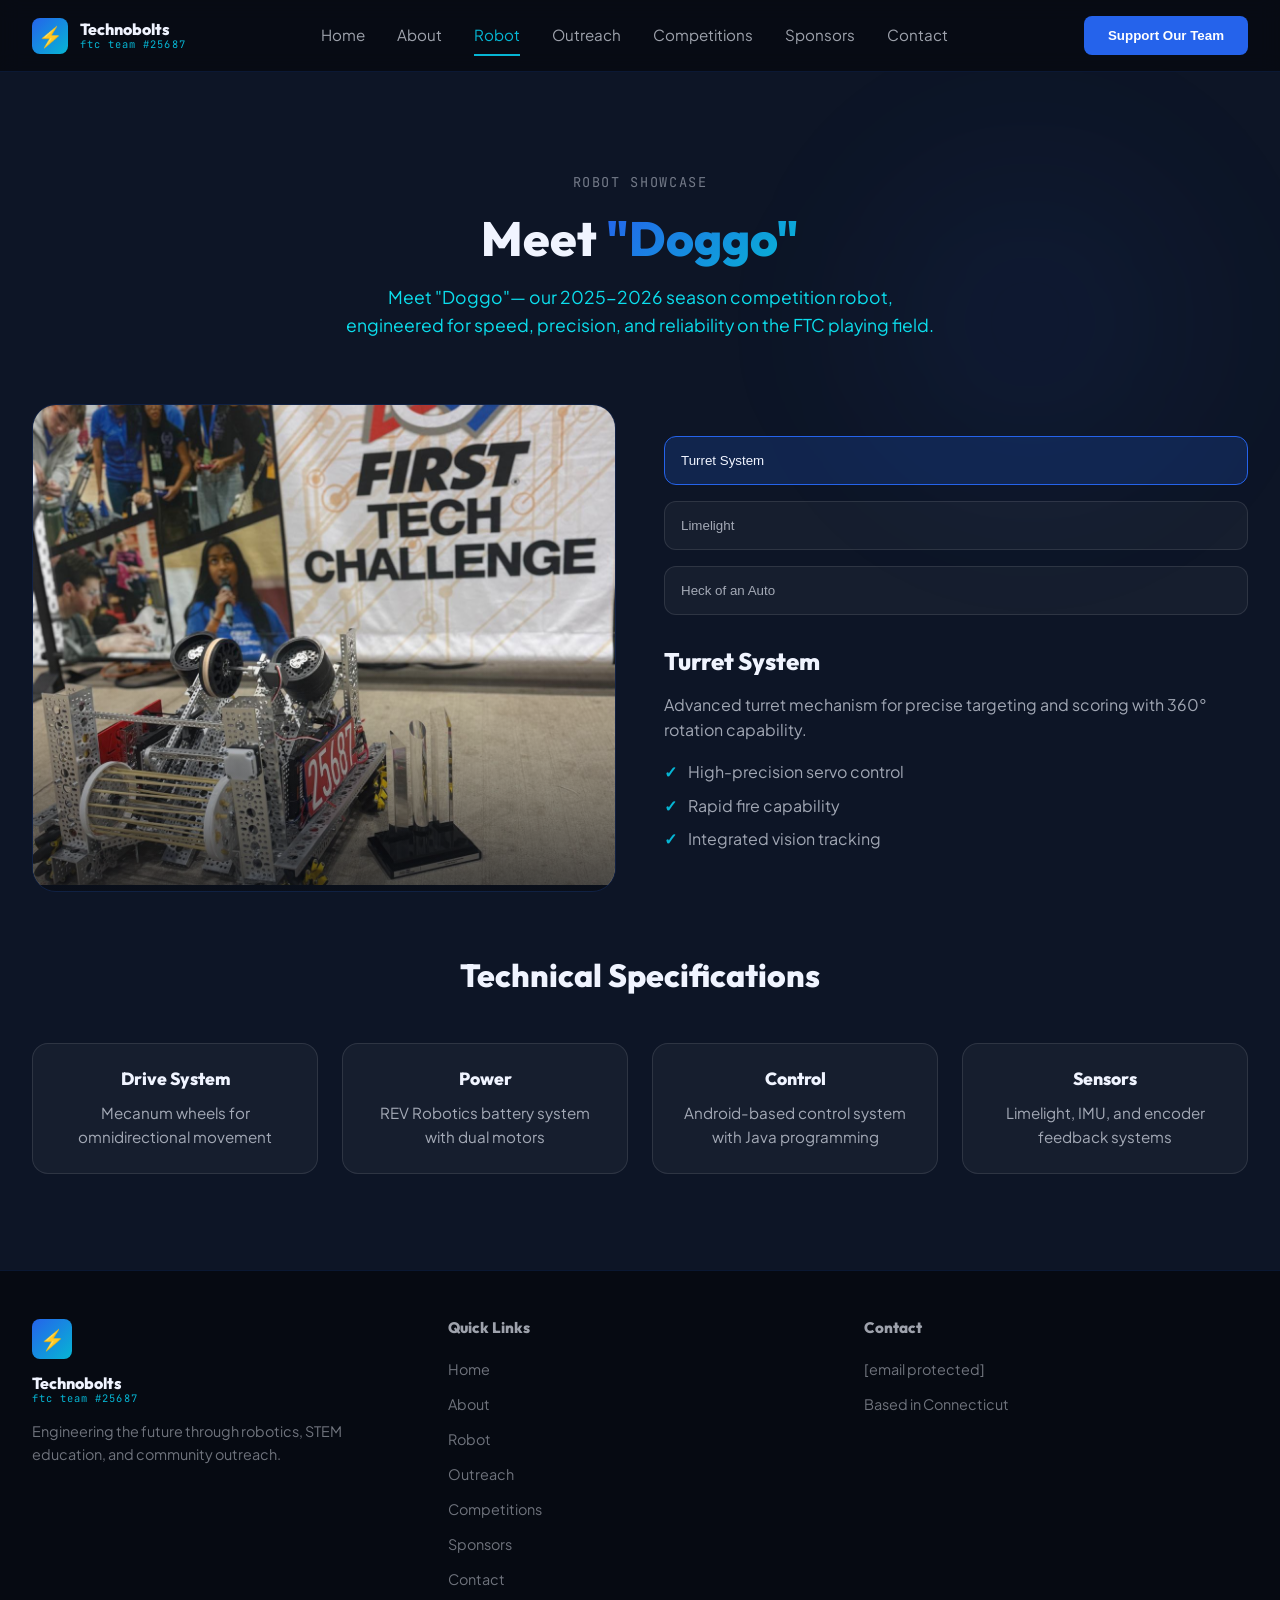
<file: robot.html>
<!DOCTYPE html>
<html lang="en">
<head>
    <meta charset="UTF-8">
    <meta name="viewport" content="width=device-width, initial-scale=1.0">
    <title>Robot - Technobolts FTC Team</title>
    <link rel="stylesheet" href="styles.css">
    <link rel="preconnect" href="https://fonts.googleapis.com">
    <link rel="preconnect" href="https://fonts.gstatic.com" crossorigin>
    <link href="https://fonts.googleapis.com/css2?family=Outfit:wght@400;600;700;800;900&family=Plus+Jakarta+Sans:wght@400;500;600;700&family=JetBrains+Mono:wght@400;500;600&display=swap" rel="stylesheet">
</head>
<body>
    <!-- Navigation -->
    <nav class="navbar">
        <div class="navbar-container">
            <div class="navbar-brand">
                <div class="brand-icon">⚡</div>
                <div class="brand-text">
                    <span class="brand-name">Technobolts</span>
                    <span class="brand-subtitle">ftc team #25687</span>
                </div>
            </div>
            <div class="nav-menu">
                <a href="index.html" class="nav-link">Home</a>
                <a href="about.html" class="nav-link">About</a>
                <a href="robot.html" class="nav-link active">Robot</a>
                <a href="outreach.html" class="nav-link">Outreach</a>
                <a href="competitions.html" class="nav-link">Competitions</a>
                <a href="sponsors.html" class="nav-link">Sponsors</a>
                <a href="contact.html" class="nav-link">Contact</a>
            </div>
            <button class="btn-support">Support Our Team</button>
            <button class="hamburger" id="hamburger">
                <span></span>
                <span></span>
                <span></span>
            </button>
        </div>
    </nav>

    <!-- Robot Section -->
    <section class="page-section">
        <div class="section-container">
            <div class="section-header">
                <p class="section-label">ROBOT SHOWCASE</p>
                <h1 class="section-title">Meet <span class="gradient-text">"Doggo"</span></h1>
                <p class="section-description" style="color: #0cdeed;">Meet "Doggo"— our 2025-2026 season competition robot, engineered for speed, precision, and reliability on the FTC playing field.</p>
            </div>

            <!-- Robot Image & Subsystems -->
            <div class="robot-showcase">
                <div class="robot-image-container">
                    <img src="robot-doggo.jpg" alt="Technobolts competition robot Doggo">
                    <div class="robot-overlay"></div>
                </div>
                <div class="subsystems-container">
                    <div class="subsystems-tabs">
                        <button class="subsystem-tab active" data-subsystem="drive">
                            <span class="tab-label">Turret System</span>
                        </button>
                        <button class="subsystem-tab" data-subsystem="intake">
                            <span class="tab-label">Limelight</span>
                        </button>
                        <button class="subsystem-tab" data-subsystem="lift">
                            <span class="tab-label">Heck of an Auto</span>
                        </button>
                    </div>
                    <div class="subsystem-content">
                        <div class="subsystem-item active" id="drive">
                            <h3>Turret System</h3>
                            <p>Advanced turret mechanism for precise targeting and scoring with 360° rotation capability.</p>
                            <ul>
                                <li>High-precision servo control</li>
                                <li>Rapid fire capability</li>
                                <li>Integrated vision tracking</li>
                            </ul>
                        </div>
                        <div class="subsystem-item" id="intake">
                            <h3>Limelight Vision</h3>
                            <p>Advanced computer vision system for autonomous target detection and alignment.</p>
                            <ul>
                                <li>Real-time target tracking</li>
                                <li>Automatic alignment</li>
                                <li>Low-latency processing</li>
                            </ul>
                        </div>
                        <div class="subsystem-item" id="lift">
                            <h3>Heck of an Auto</h3>
                            <p>Sophisticated autonomous routine with complex pathfinding and scoring sequences.</p>
                            <ul>
                                <li>Multi-stage scoring</li>
                                <li>Adaptive positioning</li>
                                <li>Fail-safe recovery</li>
                            </ul>
                        </div>
                    </div>
                </div>
            </div>

            <!-- Technical Specs -->
            <div class="tech-specs">
                <h2>Technical Specifications</h2>
                <div class="specs-grid">
                    <div class="spec-card">
                        <h4>Drive System</h4>
                        <p>Mecanum wheels for omnidirectional movement</p>
                    </div>
                    <div class="spec-card">
                        <h4>Power</h4>
                        <p>REV Robotics battery system with dual motors</p>
                    </div>
                    <div class="spec-card">
                        <h4>Control</h4>
                        <p>Android-based control system with Java programming</p>
                    </div>
                    <div class="spec-card">
                        <h4>Sensors</h4>
                        <p>Limelight, IMU, and encoder feedback systems</p>
                    </div>
                </div>
            </div>
        </div>
    </section>

    <!-- Footer -->
    <footer class="footer">
        <div class="footer-container">
            <div class="footer-brand">
                <div class="brand-icon">⚡</div>
                <div class="brand-text">
                    <span class="brand-name">Technobolts</span>
                    <span class="brand-subtitle">ftc team #25687</span>
                </div>
                <p class="footer-description">Engineering the future through robotics, STEM education, and community outreach.</p>
            </div>
            <div class="footer-links">
                <h4>Quick Links</h4>
                <a href="index.html">Home</a>
                <a href="about.html">About</a>
                <a href="robot.html">Robot</a>
                <a href="outreach.html">Outreach</a>
                <a href="competitions.html">Competitions</a>
                <a href="sponsors.html">Sponsors</a>
                <a href="contact.html">Contact</a>
            </div>
            <div class="footer-contact">
                <h4>Contact</h4>
                <a href="/cdn-cgi/l/email-protection#1c7a687f68797f7472737e7370686f5c7b717d7570327f7371"><span class="__cf_email__" data-cfemail="adcbd9ced9c8cec5c3c2cfc2c1d9deedcac0ccc4c183cec2c0">[email&#160;protected]</span></a>
                <p>Based in Connecticut</p>
                <p></p>
            </div>
        </div>
        <div c
</file>
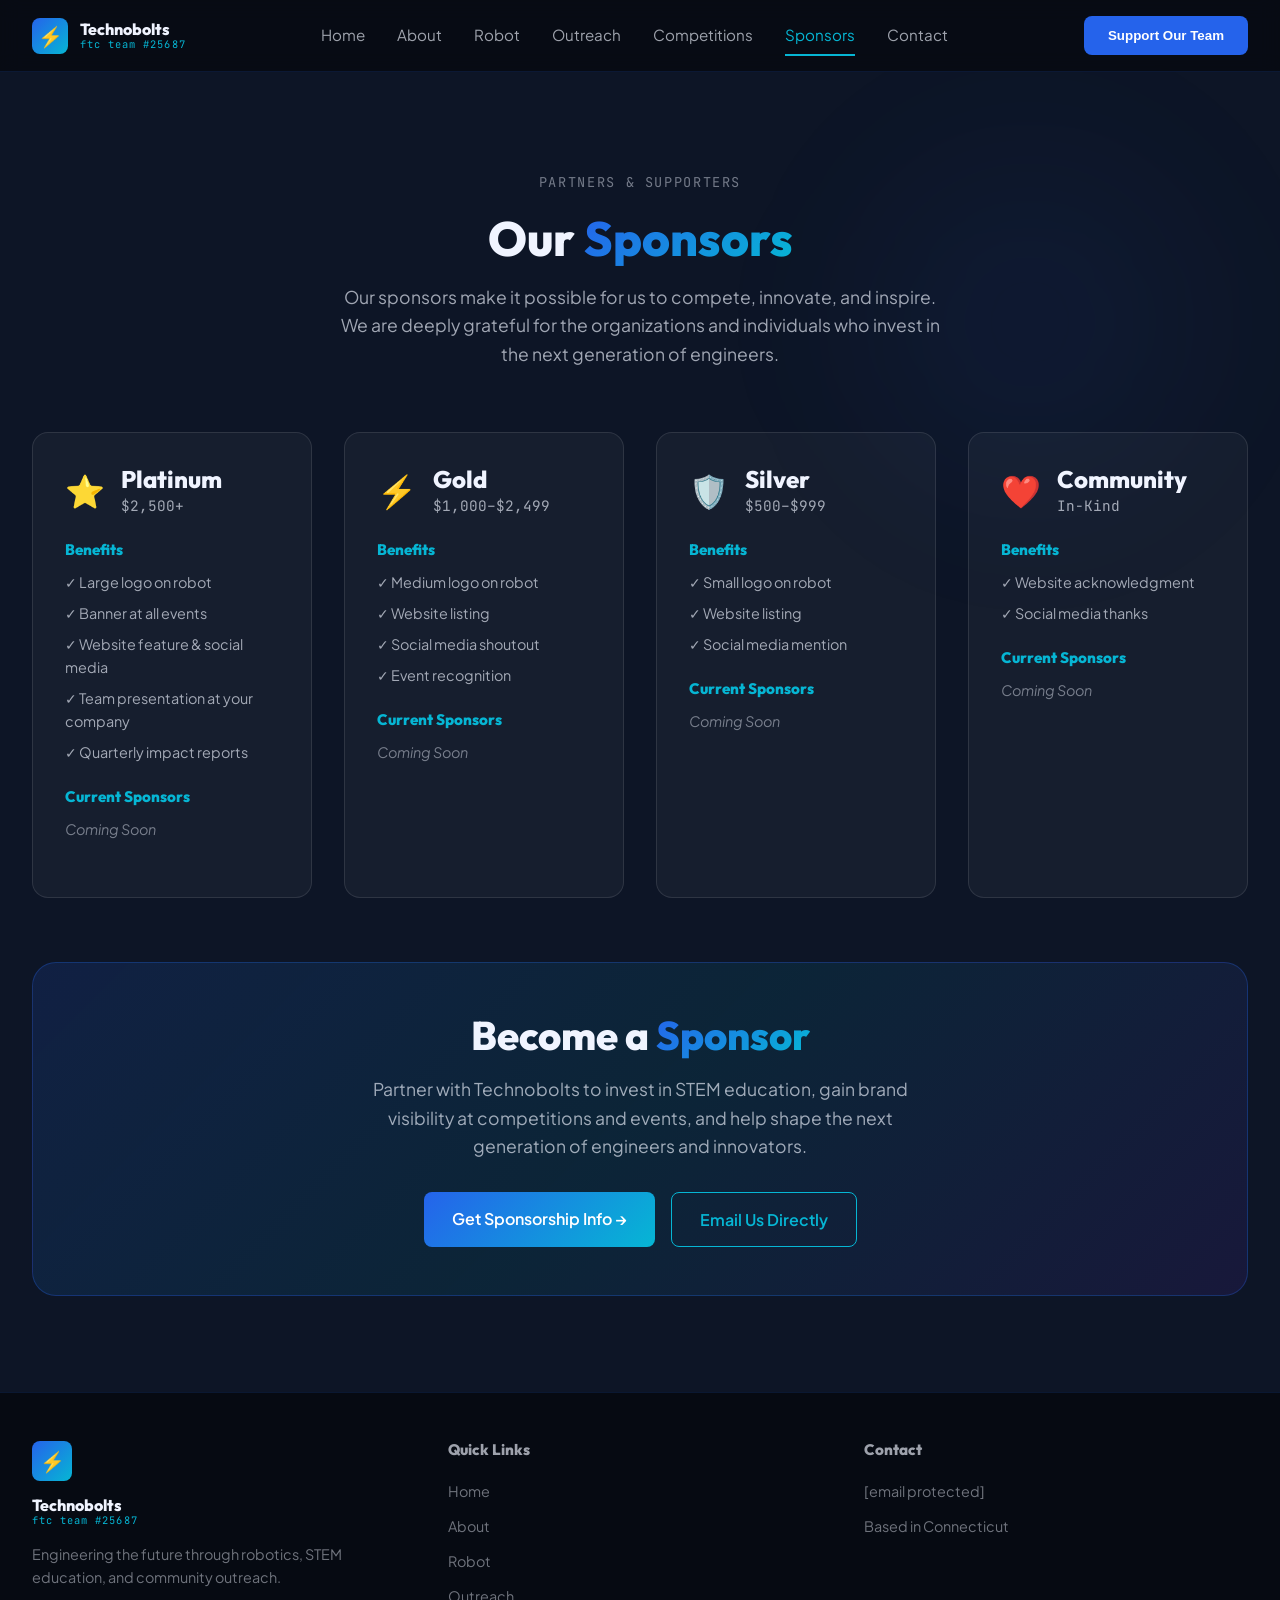
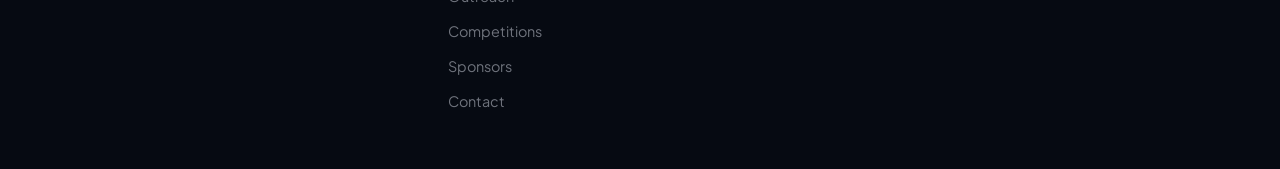
<file: sponsors.html>
<!DOCTYPE html>
<html lang="en">
<head>
    <meta charset="UTF-8">
    <meta name="viewport" content="width=device-width, initial-scale=1.0">
    <title>Sponsors - Technobolts FTC Team</title>
    <link rel="stylesheet" href="styles.css">
    <link rel="preconnect" href="https://fonts.googleapis.com">
    <link rel="preconnect" href="https://fonts.gstatic.com" crossorigin>
    <link href="https://fonts.googleapis.com/css2?family=Outfit:wght@400;600;700;800;900&family=Plus+Jakarta+Sans:wght@400;500;600;700&family=JetBrains+Mono:wght@400;500;600&display=swap" rel="stylesheet">
</head>
<body>
    <!-- Navigation -->
    <nav class="navbar">
        <div class="navbar-container">
            <div class="navbar-brand">
                <div class="brand-icon">⚡</div>
                <div class="brand-text">
                    <span class="brand-name">Technobolts</span>
                    <span class="brand-subtitle">ftc team #25687</span>
                </div>
            </div>
            <div class="nav-menu">
                <a href="index.html" class="nav-link">Home</a>
                <a href="about.html" class="nav-link">About</a>
                <a href="robot.html" class="nav-link">Robot</a>
                <a href="outreach.html" class="nav-link">Outreach</a>
                <a href="competitions.html" class="nav-link">Competitions</a>
                <a href="sponsors.html" class="nav-link active">Sponsors</a>
                <a href="contact.html" class="nav-link">Contact</a>
            </div>
            <button class="btn-support">Support Our Team</button>
            <button class="hamburger" id="hamburger">
                <span></span>
                <span></span>
                <span></span>
            </button>
        </div>
    </nav>

    <!-- Sponsors Section -->
    <section class="page-section">
        <div class="section-container">
            <div class="section-header">
                <p class="section-label">PARTNERS & SUPPORTERS</p>
                <h1 class="section-title">Our <span class="gradient-text">Sponsors</span></h1>
                <p class="section-description">Our sponsors make it possible for us to compete, innovate, and inspire. We are deeply grateful for the organizations and individuals who invest in the next generation of engineers.</p>
            </div>

            <!-- Sponsor Tiers -->
            <div class="sponsors-tiers">
                <div class="tier-card platinum">
                    <div class="tier-header">
                        <span class="tier-icon">⭐</span>
                        <div>
                            <h3>Platinum</h3>
                            <span class="tier-amount">$2,500+</span>
                        </div>
                    </div>
                    <div class="tier-benefits">
                        <h4>Benefits</h4>
                        <ul>
                            <li>✓ Large logo on robot</li>
                            <li>✓ Banner at all events</li>
                            <li>✓ Website feature & social media</li>
                            <li>✓ Team presentation at your company</li>
                            <li>✓ Quarterly impact reports</li>
                        </ul>
                    </div>
                    <div class="tier-sponsors">
                        <h4>Current Sponsors</h4>
                        <p style="color: var(--text-tertiary); font-style: italic;">Coming Soon</p>
                    </div>
                </div>

                <div class="tier-card gold">
                    <div class="tier-header">
                        <span class="tier-icon">⚡</span>
                        <div>
                            <h3>Gold</h3>
                            <span class="tier-amount">$1,000–$2,499</span>
                        </div>
                    </div>
                    <div class="tier-benefits">
                        <h4>Benefits</h4>
                        <ul>
                            <li>✓ Medium logo on robot</li>
                            <li>✓ Website listing</li>
                            <li>✓ Social media shoutout</li>
                            <li>✓ Event recognition</li>
                        </ul>
                    </div>
                    <div class="tier-sponsors">
                        <h4>Current Sponsors</h4>
                        <p style="color: var(--text-tertiary); font-style: italic;">Coming Soon</p>
                    </div>
                </div>

                <div class="tier-card silver">
                    <div class="tier-header">
                        <span class="tier-icon">🛡️</span>
                        <div>
                            <h3>Silver</h3>
                            <span class="tier-amount">$500–$999</span>
                        </div>
                    </div>
                    <div class="tier-benefits">
                        <h4>Benefits</h4>
                        <ul>
                            <li>✓ Small logo on robot</li>
                            <li>✓ Website listing</li>
                            <li>✓ Social media mention</li>
                        </ul>
                    </div>
                    <div class="tier-sponsors">
                        <h4>Current Sponsors</h4>
                        <p style="color: var(--text-tertiary); font-style: italic;">Coming Soon</p>
                    </div>
                </div>

                <div class="tier-card community">
                    <div class="tier-header">
                        <span class="tier-icon">❤️</span>
                        <div>
                            <h3>Community</h3>
                            <span class="tier-amount">In-Kind</span>
                        </div>
                    </div>
                    <div class="tier-benefits">
                        <h4>Benefits</h4>
                        <ul>
                            <li>✓ Website acknowledgment</li>
                            <li>✓ Social media thanks</li>
                        </ul>
                    </div>
                    <div class="tier-sponsors">
                        <h4>Current Sponsors</h4>
                        <p style="color: var(--text-tertiary); font-style: italic;">Coming Soon</p>
                    </div>
                </div>
            </div>

            <!-- Become a Sponsor CTA -->
            <div class="sponsor-cta">
                <h2>Become a <span class="gradient-text">Sponsor</span></h2>
                <p>Partner with Technobolts to invest in STEM education, gain brand visibility at competitions and events, and help shape the next generation of engineers and innovators.</p>
                <div class="cta-buttons">
                    <a href="contact.html" class="btn-primary">Get Sponsorship Info →</a>
                    <a href="/cdn-cgi/l/email-protection#157361766170767d7b7a777a796166557278747c793b767a78" class="btn-secondary">Email Us Directly</a>
                </div>
            </div>
        </div>
    </section>

    <!-- Footer -->
    <footer class="footer">
        <div class="footer-container">
            <div class="footer-brand">
                <div class="brand-icon">⚡</div>
                <div class="brand-text">
                    <span class="brand-name">Technobolts</span>
                    <span class="brand-subtitle">ftc team #25687</span>
                </div>
                <p class="footer-description">Engineering the future through robotics, STEM education, and community outreach.</p>
            </div>
            <div class="footer-links">
                <h4>Quick Links</h4>
                <a href="index.html">Home</a>
                <a href="about.html">About</a>
                <a href="robot.html">Robot</a>
                <a href="outreach.html">Outreach</a>
                <a href="competitions.html">Competitions</a>
                <a href="sponsors.html">Sponsors</a>
                <a href="contact.html">Contact</a>
            </div>
            <div class="footer-contact">
                <h4>Contact</h4>
                <a href="/cdn-cgi/l/email-protection#5d3b293e29383e3533323f3231292e1d3a303c3431733e3230"><span class="__cf_email__" data-cfemail="a2c4d6c1d6c7c1cacccdc0cdced6d1e2c5cfc3cbce8cc1cdcf">[email&#160;protected]</span></a>
                <p>Based in Connecticut</p>
                <p></p>
</file>
<file: styles.css>
/* ===== GLOBAL STYLES ===== */
:root {
    --primary-color: #2563eb;
    --secondary-color: #06b6d4;
    --accent-color: #7c3aed;
    --background: #080c14;
    --surface: #0d1526;
    --text-primary: #f0f4ff;
    --text-secondary: rgba(240, 244, 255, 0.65);
    --text-tertiary: rgba(240, 244, 255, 0.45);
    --border-color: rgba(37, 99, 235, 0.15);
    --glass-bg: rgba(255, 255, 255, 0.04);
    --glass-border: rgba(255, 255, 255, 0.1);
}

* {
    margin: 0;
    padding: 0;
    box-sizing: border-box;
}

html {
    scroll-behavior: smooth;
}

body {
    font-family: 'Plus Jakarta Sans', sans-serif;
    background-color: var(--background);
    color: var(--text-primary);
    line-height: 1.6;
    overflow-x: hidden;
}

/* ===== TYPOGRAPHY ===== */
h1, h2, h3, h4, h5, h6 {
    font-family: 'Outfit', sans-serif;
    font-weight: 800;
    line-height: 1.2;
}

.gradient-text {
    background: linear-gradient(135deg, var(--primary-color), var(--secondary-color));
    -webkit-background-clip: text;
    -webkit-text-fill-color: transparent;
    background-clip: text;
}

/* ===== NAVBAR ===== */
.navbar {
    position: sticky;
    top: 0;
    z-index: 1000;
    background: rgba(8, 12, 20, 0.8);
    backdrop-filter: blur(10px);
    border-bottom: 1px solid var(--border-color);
}

.navbar-container {
    max-width: 1280px;
    margin: 0 auto;
    padding: 1rem 2rem;
    display: flex;
    align-items: center;
    justify-content: space-between;
}

.navbar-brand {
    display: flex;
    align-items: center;
    gap: 0.75rem;
    text-decoration: none;
    color: var(--text-primary);
}

.brand-icon {
    width: 36px;
    height: 36px;
    background: linear-gradient(135deg, var(--primary-color), var(--secondary-color));
    border-radius: 0.5rem;
    display: flex;
    align-items: center;
    justify-content: center;
    font-size: 1.25rem;
}

.brand-text {
    display: flex;
    flex-direction: column;
    line-height: 1.1;
}

.brand-name {
    font-family: 'Outfit', sans-serif;
    font-weight: 800;
    font-size: 1rem;
}

.brand-subtitle {
    font-family: 'JetBrains Mono', monospace;
    font-size: 0.65rem;
    color: var(--secondary-color);
    letter-spacing: 0.1em;
}

.nav-menu {
    display: flex;
    gap: 2rem;
    align-items: center;
}

.nav-link {
    color: var(--text-secondary);
    text-decoration: none;
    font-size: 0.95rem;
    transition: color 0.3s ease;
    position: relative;
}

.nav-link:hover,
.nav-link.active {
    color: var(--secondary-color);
}

.nav-link.active::after {
    content: '';
    position: absolute;
    bottom: -0.5rem;
    left: 0;
    right: 0;
    height: 2px;
    background: var(--secondary-color);
}

.btn-support {
    background: var(--primary-color);
    color: white;
    border: none;
    padding: 0.75rem 1.5rem;
    border-radius: 0.5rem;
    font-weight: 600;
    cursor: pointer;
    transition: all 0.3s ease;
}

.btn-support:hover {
    background: var(--secondary-color);
    transform: translateY(-2px);
}

.hamburger {
    display: none;
    flex-direction: column;
    gap: 0.4rem;
    background: none;
    border: none;
    cursor: pointer;
}

.hamburger span {
    width: 25px;
    height: 2px;
    background: var(--text-primary);
    transition: all 0.3s ease;
}

/* ===== HERO SECTION ===== */
.hero {
    padding: 6rem 2rem;
    background: linear-gradient(135deg, rgba(37, 99, 235, 0.05) 0%, rgba(6, 182, 212, 0.03) 100%);
    position: relative;
    overflow: hidden;
    margin-top: 3.5rem;
}

.hero::before {
    content: '';
    position: absolute;
    top: 0;
    right: 0;
    width: 500px;
    height: 500px;
    background: radial-gradient(circle, rgba(37, 99, 235, 0.1) 0%, transparent 70%);
    filter: blur(60px);
    pointer-events: none;
}

.hero-content {
    max-width: 1280px;
    margin: 0 auto;
    display: grid;
    grid-template-columns: 1fr 1fr;
    gap: 4rem;
    align-items: center;
    position: relative;
    z-index: 1;
}

.hero-text {
    animation: slideInLeft 0.8s ease;
}

.hero-badge {
    display: inline-block;
    background: rgba(37, 99, 235, 0.15);
    border: 1px solid rgba(37, 99, 235, 0.3);
    padding: 0.5rem 1rem;
    border-radius: 2rem;
    font-size: 0.85rem;
    color: var(--secondary-color);
    font-family: 'JetBrains Mono', monospace;
    margin-bottom: 1.5rem;
}

.hero-title {
    font-size: 3.5rem;
    margin-bottom: 1.5rem;
    line-height: 1.1;
}

.hero-description {
    font-size: 1.1rem;
    color: var(--text-secondary);
    margin-bottom: 2rem;
    max-width: 500px;
}

.hero-buttons {
    display: flex;
    gap: 1rem;
    margin-bottom: 3rem;
    flex-wrap: wrap;
}

.btn-primary {
    background: linear-gradient(135deg, var(--primary-color), var(--secondary-color));
    color: white;
    padding: 0.875rem 1.75rem;
    border: none;
    border-radius: 0.5rem;
    font-weight: 600;
    cursor: pointer;
    text-decoration: none;
    display: inline-block;
    transition: all 0.3s ease;
}

.btn-primary:hover {
    transform: translateY(-2px);
    box-shadow: 0 10px 30px rgba(37, 99, 235, 0.3);
}

.btn-secondary {
    background: transparent;
    color: var(--secondary-color);
    padding: 0.875rem 1.75rem;
    border: 1px solid var(--secondary-color);
    border-radius: 0.5rem;
    font-weight: 600;
    cursor: pointer;
    text-decoration: none;
    display: inline-block;
    transition: all 0.3s ease;
}

.btn-secondary:hover {
    background: rgba(6, 182, 212, 0.1);
    transform: translateY(-2px);
}

.hero-stats {
    display: flex;
    gap: 3rem;
}

.stat {
    display: flex;
    flex-direction: column;
}

.stat-number {
    font-family: 'Outfit', sans-serif;
    font-size: 2rem;
    font-weight: 800;
    background: linear-gradient(135deg, var(--primary-color), var(--secondary-color));
    -webkit-background-clip: text;
    -webkit-text-fill-color: transparent;
    background-clip: text;
}

.stat-label {
    font-size: 0.85rem;
    color: var(--text-tertiary);
    font-family: 'JetBrains Mono', monospace;
}

.hero-image {
    position: relative;
    animation: slideInRight 0.8s ease;
}

.robot-image {
    width: 100%;
    height: auto;
    border-radius: 1.5rem;
    border: 1px solid var(--border-color);
    max-height: 520px;
    object-fit: cover;
}

.image-overlay {
    position: absolute;
    inset: 0;
    background: linear-gradient(135deg, rgba(37, 99, 235, 0.15) 0%, transparent 60%);
    border-radius: 1.5rem;
    pointer-events: none;
}

/* ===== PAGE SECTIONS ===== */
.page-section {
    padding: 6rem 2rem;
    background: var(--surface);
    position: relative;
}

.page-section::before {
    content: '';
    position: absolute;
    top: 0;
    right: 0;
    width: 500px;
    height: 500px;
    background: radial-gradient(circle, rgba(37, 99, 235, 0.08) 0%, transparent 70%);
    filter: blur(60px);
    pointer-events: none;
}

.section-container {
    max-width: 1280px;
    margin: 0 auto;
    position: relative;
    z-index: 1;
}

.section-header {
    text-align: center;
    margin-bottom: 4rem;
    animation: fadeInUp 0.8s ease;
}

.section-label {
    display: inline-block;
    font-family: 'JetBrains Mono', monospace;
    font-size: 0.85rem;
    color: var(--text-tertiary);
    letter-spacing: 0.12em;
    margin-bottom: 1rem;
}

.section-title {
    font-size: 3rem;
    margin-bottom: 1rem;
}

.section-description {
    font-size: 1.1rem;
    color: var(--text-secondary);
    max-width: 600px;
    margin: 0 auto;
}

/* ===== ABOUT SECTION ===== */
.about-grid {
    display: grid;
    grid-template-columns: 1fr 1fr;
    gap: 3rem;
    align-items: center;
    margin-bottom: 4rem;
}

.about-image {
    border-radius: 1.5rem;
    overflow: hidden;
    border: 1px solid var(--border-color);
}

.about-image img {
    width: 100%;
    height: auto;
    max-height: 420px;
    object-fit: cover;
}

.about-content h2 {
    font-size: 2rem;
    margin-bottom: 1.5rem;
}

.about-content p {
    color: var(--text-secondary);
    margin-bottom: 1.5rem;
    line-height: 1.8;
}

.values-grid {
    display: grid;
    grid-template-columns: repeat(2, 1fr);
    gap: 1rem;
    margin-top: 2rem;
}

.value-card {
    background: var(--glass-bg);
    border: 1px solid var(--glass-border);
    padding: 1.5rem;
    border-radius: 0.75rem;
    transition: all 0.3s ease;
}

.value-card:hover {
    background: rgba(37, 99, 235, 0.1);
    border-color: rgba(37, 99, 235, 0.3);
}

.value-icon {
    font-size: 2rem;
    margin-bottom: 0.5rem;
}

.value-card h4 {
    font-size: 1rem;
    margin-bottom: 0.5rem;
}

.value-card p {
    font-size: 0.9rem;
    color: var(--text-tertiary);
    margin: 0;
}

/* ===== STATS BAR ===== */
.stats-bar {
    background: var(--glass-bg);
    border: 1px solid var(--border-color);
    padding: 3rem;
    border-radius: 1.5rem;
    display: grid;
    grid-template-columns: repeat(auto-fit, minmax(150px, 1fr));
    gap: 2rem;
    margin-bottom: 4rem;
}

.stat-item {
    display: flex;
    flex-direction: column;
    align-items: center;
    text-align: center;
}

/* ===== TEAM ROLES ===== */
.team-roles {
    margin-bottom: 4rem;
}

.roles-title {
    font-size: 2rem;
    text-align: center;
    margin-bottom: 3rem;
}

.roles-grid {
    display: grid;
    grid-template-columns: repeat(auto-fit, minmax(250px, 1fr));
    gap: 1.5rem;
}

.role-card {
    background: var(--glass-bg);
    border: 1px solid var(--glass-border);
    padding: 2rem;
    border-radius: 1rem;
    transition: all 0.3s ease;
}

.role-card:hover {
    background: rgba(37, 99, 235, 0.1);
    border-color: rgba(37, 99, 235, 0.3);
    transform: translateY(-4px);
}

.role-icon {
    font-size: 2.5rem;
    margin-bottom: 1rem;
}

.role-card h3 {
    font-size: 1.25rem;
    margin-bottom: 0.75rem;
}

.role-card p {
    color: var(--text-secondary);
    font-size: 0.95rem;
}

/* ===== TEAM MEMBERS ===== */
.team-members {
    margin-top: 4rem;
}

.members-title {
    font-size: 2rem;
    text-align: center;
    margin-bottom: 3rem;
}

.members-grid {
    display: grid;
    grid-template-columns: repeat(auto-fit, minmax(200px, 1fr));
    gap: 2rem;
}

.member-card {
    background: var(--glass-bg);
    border: 1px solid var(--glass-border);
    padding: 2rem;
    border-radius: 1rem;
    text-align: center;
    transition: all 0.3s ease;
}

.member-card:hover {
    background: rgba(37, 99, 235, 0.1);
    border-color: rgba(37, 99, 235, 0.3);
    transform: translateY(-4px);
}

.member-avatar {
    width: 60px;
    height: 60px;
    background: linear-gradient(135deg, var(--primary-color), var(--secondary-color));
    border-radius: 50%;
    display: flex;
    align-items: center;
    justify-content: center;
    font-weight: 800;
    font-size: 1.25rem;
    margin: 0 auto 1rem;
}

.member-card h3 {
    font-size: 1.1rem;
    margin-bottom: 0.5rem;
}

.member-role {
    display: inline-block;
    background: rgba(37, 99, 235, 0.2);
    color: var(--secondary-color);
    padding: 0.25rem 0.75rem;
    border-radius: 2rem;
    font-size: 0.8rem;
    font-family: 'JetBrains Mono', monospace;
}

/* ===== ROBOT SHOWCASE ===== */
.robot-showcase {
    display: grid;
    grid-template-columns: 1fr 1fr;
    gap: 3rem;
    align-items: center;
    margin-bottom: 4rem;
}

.robot-image-container {
    position: relative;
    border-radius: 1.5rem;
    overflow: hidden;
    border: 1px solid var(--border-color);
}

.robot-image-container img {
    width: 100%;
    height: auto;
    max-height: 480px;
    object-fit: cover;
}

.robot-overlay {
    position: absolute;
    inset: 0;
    background: linear-gradient(to bottom, transparent 50%, rgba(8, 12, 20, 0.7) 100%);
    pointer-events: none;
}

.subsystems-container {
    display: flex;
    flex-direction: column;
    gap: 2rem;
}

.subsystems-tabs {
    display: flex;
    flex-direction: column;
    gap: 1rem;
}

.subsystem-tab {
    background: var(--glass-bg);
    border: 1px solid var(--glass-border);
    padding: 1rem;
    border-radius: 0.75rem;
    color: var(--text-secondary);
    cursor: pointer;
    transition: all 0.3s ease;
    text-align: left;
}

.subsystem-tab:hover,
.subsystem-tab.active {
    background: rgba(37, 99, 235, 0.2);
    border-color: var(--primary-color);
    color: var(--text-primary);
}

.subsystem-content {
    position: relative;
}

.subsystem-item {
    display: none;
    animation: fadeIn 0.3s ease;
}

.subsystem-item.active {
    display: block;
}

.subsystem-item h3 {
    font-size: 1.5rem;
    margin-bottom: 1rem;
}

.subsystem-item p {
    color: var(--text-secondary);
    margin-bottom: 1rem;
}

.subsystem-item ul {
    list-style: none;
}

.subsystem-item li {
    color: var(--text-secondary);
    margin-bottom: 0.5rem;
    padding-left: 1.5rem;
    position: relative;
}

.subsystem-item li::before {
    content: '✓';
    position: absolute;
    left: 0;
    color: var(--secondary-color);
    font-weight: bold;
}

/* ===== TECH SPECS ===== */
.tech-specs {
    margin-top: 4rem;
}

.tech-specs h2 {
    font-size: 2rem;
    text-align: center;
    margin-bottom: 3rem;
}

.specs-grid {
    display: grid;
    grid-template-columns: repeat(auto-fit, minmax(200px, 1fr));
    gap: 1.5rem;
}

.spec-card {
    background: var(--glass-bg);
    border: 1px solid var(--glass-border);
    padding: 1.5rem;
    border-radius: 1rem;
    text-align: center;
}

.spec-card h4 {
    font-size: 1.1rem;
    margin-bottom: 0.75rem;
}

.spec-card p {
    color: var(--text-secondary);
    font-size: 0.95rem;
}

/* ===== OUTREACH SECTION ===== */
.outreach-grid {
    display: grid;
    grid-template-columns: 1fr 1fr;
    gap: 3rem;
    align-items: center;
    margin-bottom: 4rem;
}

.outreach-image {
    position: relative;
    border-radius: 1.5rem;
    overflow: hidden;
    border: 1px solid var(--border-color);
}

.outreach-image img {
    width: 100%;
    height: auto;
    max-height: 420px;
    object-fit: cover;
}

.outreach-content h2 {
    font-size: 2rem;
    margin-bottom: 1.5rem;
}

.outreach-content p {
    color: var(--text-secondary);
    margin-bottom: 2rem;
}

.impact-stats {
    display: grid;
    grid-template-columns: repeat(3, 1fr);
    gap: 1rem;
}

.impact-stat {
    background: var(--glass-bg);
    border: 1px solid var(--glass-border);
    padding: 1.5rem;
    border-radius: 0.75rem;
    text-align: center;
}

.impact-number {
    display: block;
    font-family: 'Outfit', sans-serif;
    font-size: 2rem;
    font-weight: 800;
    background: linear-gradient(135deg, var(--primary-color), var(--secondary-color));
    -webkit-background-clip: text;
    -webkit-text-fill-color: transparent;
    background-clip: text;
    margin-bottom: 0.5rem;
}

.impact-label {
    display: block;
    font-size: 0.85rem;
    color: var(--text-tertiary);
}

/* ===== EVENTS SECTION ===== */
.events-section {
    margin-top: 4rem;
}

.events-section h2 {
    font-size: 2rem;
    text-align: center;
    margin-bottom: 3rem;
}

.events-grid {
    display: grid;
    grid-template-columns: repeat(auto-fit, minmax(250px, 1fr));
    gap: 1.5rem;
}

.event-card {
    background: var(--glass-bg);
    border: 1px solid var(--glass-border);
    padding: 2rem;
    border-radius: 1rem;
    transition: all 0.3s ease;
}

.event-card:hover {
    background: rgba(37, 99, 235, 0.1);
    border-color: rgba(37, 99, 235, 0.3);
    transform: translateY(-4px);
}

.event-icon {
    font-size: 2.5rem;
    margin-bottom: 1rem;
}

.event-card h3 {
    font-size: 1.25rem;
    margin-bottom: 0.75rem;
}

.event-card p {
    color: var(--text-secondary);
    font-size: 0.95rem;
    margin-bottom: 1rem;
}

.event-meta {
    display: flex;
    flex-direction: column;
    gap: 0.5rem;
    font-size: 0.85rem;
    color: var(--text-tertiary);
}

/* ===== COMPETITIONS SECTION ===== */
.awards-section {
    margin-bottom: 4rem;
}

.awards-section h2 {
    font-size: 2rem;
    text-align: center;
    margin-bottom: 3rem;
}

.awards-grid {
    display: grid;
    grid-template-columns: repeat(auto-fit, minmax(200px, 1fr));
    gap: 1.5rem;
}

.award-card {
    background: var(--glass-bg);
    border: 1px solid var(--glass-border);
    padding: 2rem;
    border-radius: 1rem;
    text-align: center;
}

.award-icon {
    font-size: 3rem;
    margin-bottom: 1rem;
}

.award-card h3 {
    font-size: 1.25rem;
    margin-bottom: 0.75rem;
}

.award-card p {
    color: var(--text-secondary);
}

/* ===== TIMELINE ===== */
.timeline-section {
    margin-bottom: 4rem;
}

.timeline-section h2 {
    font-size: 2rem;
    text-align: center;
    margin-bottom: 3rem;
}

.timeline {
    position: relative;
    padding: 2rem 0;
}

.timeline::before {
    content: '';
    position: absolute;
    left: 50%;
    transform: translateX(-50%);
    width: 2px;
    height: 100%;
    background: linear-gradient(180deg, var(--primary-color), var(--secondary-color));
}

.timeline-item {
    margin-bottom: 3rem;
    width: 50%;
}

.timeline-item:nth-child(odd) {
    margin-left: 0;
    text-align: right;
    padding-right: 3rem;
}

.timeline-item:nth-child(even) {
    margin-left: 50%;
    text-align: left;
    padding-left: 3rem;
}

.timeline-marker {
    display: inline-block;
    background: var(--primary-color);
    color: white;
    padding: 0.5rem 1rem;
    border-radius: 2rem;
    font-size: 0.9rem;
    font-weight: 600;
    margin-bottom: 1rem;
}

.timeline-content {
    background: var(--glass-bg);
    border: 1px solid var(--glass-border);
    padding: 1.5rem;
    border-radius: 1rem;
}

.timeline-content h3 {
    font-size: 1.25rem;
    margin-bottom: 0.5rem;
}

.timeline-content p {
    color: var(--text-secondary);
}

/* ===== UPCOMING EVENTS ===== */
.upcoming-section {
    margin-bottom: 4rem;
}

.upcoming-section h2 {
    font-size: 2rem;
    text-align: center;
    margin-bottom: 3rem;
}

.events-list {
    display: grid;
    grid-template-columns: repeat(auto-fit, minmax(300px, 1fr));
    gap: 2rem;
}

.event-item {
    background: var(--glass-bg);
    border: 1px solid var(--glass-border);
    padding: 2rem;
    border-radius: 1rem;
    display: grid;
    grid-template-columns: auto 1fr;
    gap: 2rem;
}

.event-date {
    background: linear-gradient(135deg, var(--primary-color), var(--secondary-color));
    color: white;
    padding: 1rem;
    border-radius: 0.75rem;
    font-weight: 600;
    text-align: center;
    min-width: 100px;
}

.event-details h3 {
    font-size: 1.25rem;
    margin-bottom: 0.5rem;
}

.event-details p {
    color: var(--text-secondary);
}

/* ===== SPONSORS SECTION ===== */
.sponsors-tiers {
    display: grid;
    grid-template-columns: repeat(auto-fit, minmax(250px, 1fr));
    gap: 2rem;
    margin-bottom: 4rem;
}

.tier-card {
    background: var(--glass-bg);
    border: 1px solid var(--glass-border);
    padding: 2rem;
    border-radius: 1rem;
    transition: all 0.3s ease;
}

.tier-card:hover {
    transform: translateY(-4px);
    border-color: var(--primary-color);
}

.tier-header {
    display: flex;
    align-items: center;
    gap: 1rem;
    margin-bottom: 1.5rem;
}

.tier-icon {
    font-size: 2rem;
}

.tier-header h3 {
    font-size: 1.5rem;
}

.tier-amount {
    display: block;
    font-family: 'JetBrains Mono', monospace;
    font-size: 0.9rem;
    color: var(--text-secondary);
}

.tier-benefits,
.tier-sponsors {
    margin-bottom: 1.5rem;
}

.tier-benefits h4,
.tier-sponsors h4 {
    font-size: 0.95rem;
    margin-bottom: 0.75rem;
    color: var(--secondary-color);
}

.tier-benefits ul {
    list-style: none;
}

.tier-benefits li {
    color: var(--text-secondary);
    margin-bottom: 0.5rem;
    font-size: 0.9rem;
}

.tier-sponsors p {
    color: var(--text-secondary);
    font-size: 0.9rem;
    margin-bottom: 0.5rem;
}

/* ===== SPONSOR CTA ===== */
.sponsor-cta {
    background: linear-gradient(135deg, rgba(37, 99, 235, 0.15) 0%, rgba(6, 182, 212, 0.1) 50%, rgba(124, 58, 237, 0.1) 100%);
    border: 1px solid rgba(37, 99, 235, 0.3);
    border-radius: 1.5rem;
    padding: 3rem;
    text-align: center;
}

.sponsor-cta h2 {
    font-size: 2.5rem;
    margin-bottom: 1rem;
}

.sponsor-cta p {
    font-size: 1.1rem;
    color: var(--text-secondary);
    max-width: 600px;
    margin: 0 auto 2rem;
}

.cta-buttons {
    display: flex;
    gap: 1rem;
    justify-content: center;
    flex-wrap: wrap;
}

/* ===== CONTACT SECTION ===== */
.contact-grid {
    display: grid;
    grid-template-columns: 1fr 1.5fr;
    gap: 3rem;
}

.contact-info {
    display: flex;
    flex-direction: column;
    gap: 1.5rem;
}

.contact-card {
    background: var(--glass-bg);
    border: 1px solid var(--glass-border);
    padding: 1.5rem;
    border-radius: 1rem;
}

.contact-icon {
    font-size: 2rem;
    margin-bottom: 0.75rem;
}

.contact-card h3 {
    font-size: 1.1rem;
    margin-bottom: 0.75rem;
}

.contact-card p,
.contact-card a {
    color: var(--text-secondary);
    font-size: 0.95rem;
    text-decoration: none;
    display: block;
    margin-bottom: 0.5rem;
}

.contact-card a:hover {
    color: var(--secondary-color);
}

.social-links {
    margin-top: 1rem;
}

.social-icons {
    display: flex;
    flex-direction: column;
    gap: 0.75rem;
}

.social-icons a {
    display: inline-block;
    background: rgba(37, 99, 235, 0.15);
    padding: 0.75rem;
    border-radius: 0.5rem;
    transition: all 0.3s ease;
}

.social-icons a:hover {
    background: rgba(37, 99, 235, 0.3);
    color: var(--secondary-color);
}

/* ===== CONTACT FORM ===== */
.contact-form-container {
    background: var(--glass-bg);
    border: 1px solid var(--glass-border);
    padding: 2rem;
    border-radius: 1rem;
}

.contact-form {
    display: flex;
    flex-direction: column;
    gap: 1.5rem;
}

.form-group {
    display: flex;
    flex-direction: column;
}

.form-group label {
    font-weight: 600;
    margin-bottom: 0.5rem;
    font-size: 0.95rem;
}

.form-group input,
.form-group select,
.form-group textarea {
    background: rgba(255, 255, 255, 0.04);
    border: 1px solid rgba(255, 255, 255, 0.1);
    border-radius: 0.5rem;
    color: var(--text-primary);
    padding: 0.75rem 1rem;
    font-family: 'Plus Jakarta Sans', sans-serif;
    font-size: 0.95rem;
    transition: all 0.3s ease;
}

.form-group input:focus,
.form-group select:focus,
.form-group textarea:focus {
    outline: none;
    border-color: var(--primary-color);
    background: rgba(37, 99, 235, 0.1);
}

.form-message {
    padding: 1rem;
    border-radius: 0.5rem;
    background: rgba(16, 185, 129, 0.1);
    border: 1px solid rgba(16, 185, 129, 0.3);
    color: #10b981;
    text-align: center;
}

/* ===== FOOTER ===== */
.footer {
    background: #060a12;
    border-top: 1px solid var(--border-color);
    padding: 3rem 2rem 1.5rem;
}

.footer-container {
    max-width: 1280px;
    margin: 0 auto;
    display: grid;
    grid-template-columns: repeat(auto-fit, minmax(250px, 1fr));
    gap: 2rem;
    margin-bottom: 2rem;
}

.footer-brand {
    display: flex;
    flex-direction: column;
    gap: 1rem;
}

.footer-brand .brand-icon {
    width: 40px;
    height: 40px;
}

.footer-description {
    color: var(--text-tertiary);
    font-size: 0.9rem;
    line-height: 1.6;
}

.footer-links,
.footer-contact {
    display: flex;
    flex-direction: column;
    gap: 0.75rem;
}

.footer-links h4,
.footer-contact h4 {
    font-size: 0.95rem;
    margin-bottom: 0.5rem;
    color: var(--text-secondary);
}

.footer-links a,
.footer-contact a,
.footer-contact p {
    color: var(--text-tertiary);
    text-decoration: none;
    font-size: 0.9rem;
    transition: color 0.3s ease;
}

.footer-links a:hover,
.footer-contact a:hover {
    color: var(--secondary-color);
}

.footer-bottom {
    max-width: 1280px;
    margin: 0 auto;
    padding-top: 2rem;
    border-top: 1px solid var(--border-color);
    text-align: center;
    color: var(--text-tertiary);
    font-size: 0.85rem;
}

/* ===== ANIMATIONS ===== */
@keyframes slideInLeft {
    from {
        opacity: 0;
        transform: translateX(-50px);
    }
    to {
        opacity: 1;
        transform: translateX(0);
    }
}

@keyframes slideInRight {
    from {
        opacity: 0;
        transform: translateX(50px);
    }
    to {
        opacity: 1;
        transform: translateX(0);
    }
}

@keyframes fadeInUp {
    from {
        opacity: 0;
        transform: translateY(30px);
    }
    to {
        opacity: 1;
        transform: translateY(0);
    }
}

@keyframes fadeIn {
    from {
        opacity: 0;
    }
    to {
        opacity: 1;
    }
}

/* ===== RESPONSIVE DESIGN ===== */
@media (max-width: 768px) {
    .navbar-container {
        padding: 1rem;
    }

    .nav-menu {
        display: none;
        position: absolute;
        top: 100%;
        left: 0;
        right: 0;
        background: rgba(8, 12, 20, 0.95);
        flex-direction: column;
        padding: 1rem;
        gap: 0.5rem;
        border-bottom: 1px solid var(--border-color);
    }

    .nav-menu.active {
        display: flex;
    }

    .hamburger {
        display: flex;
    }

    .btn-support {
        display: none;
    }

    .hero-content {
        grid-template-columns: 1fr;
        gap: 2rem;
    }

    .hero-title {
        font-size: 2.5rem;
    }

    .hero-stats {
        gap: 1.5rem;
    }

    .about-grid,
    .outreach-grid,
    .robot-showcase {
        grid-template-columns: 1fr;
    }

    .values-grid {
        grid-template-columns: 1fr;
    }

    .roles-grid,
    .events-grid,
    .members-grid {
        grid-template-columns: 1fr;
    }

    .timeline::before {
        left: 0;
    }

    .timeline-item {
        width: 100%;
        padding-left: 2rem;
    }

    .timeline-item:nth-child(odd),
    .timeline-item:nth-child(even) {
        width: 100%;
        text-align: left;
        padding-right: 0;
        padding-left: 2rem;
        margin-left: 0;
    }

    .contact-grid {
        grid-template-columns: 1fr;
    }

    .sponsors-tiers {
        grid-template-columns: 1fr;
    }

    .hero-buttons {
        flex-direction: column;
    }

    .btn-primary,
    .btn-secondary {
        width: 100%;
        text-align: center;
    }

    .section-title {
        font-size: 2rem;
    }

    .event-item {
        grid-template-columns: 1fr;
        gap: 1rem;
    }

    .impact-stats {
        grid-template-columns: 1fr;
    }

    .footer-container {
        grid-template-columns: 1fr;
    }
}

@media (max-width: 480px) {
    .hero-title {
        font-size: 2rem;
    }

    .section-title {
        font-size: 1.5rem;
    }

    .hero-stats {
        flex-direction: column;
        gap: 1rem;
    }

    .stat-number {
        font-size: 1.5rem;
    }

    .sponsors-tiers {
        grid-template-columns: 1fr;
    }

    .cta-buttons {
        flex-direction: column;
    }

    .btn-primary,
    .btn-secondary {
        width: 100%;
    }
}
</file>
